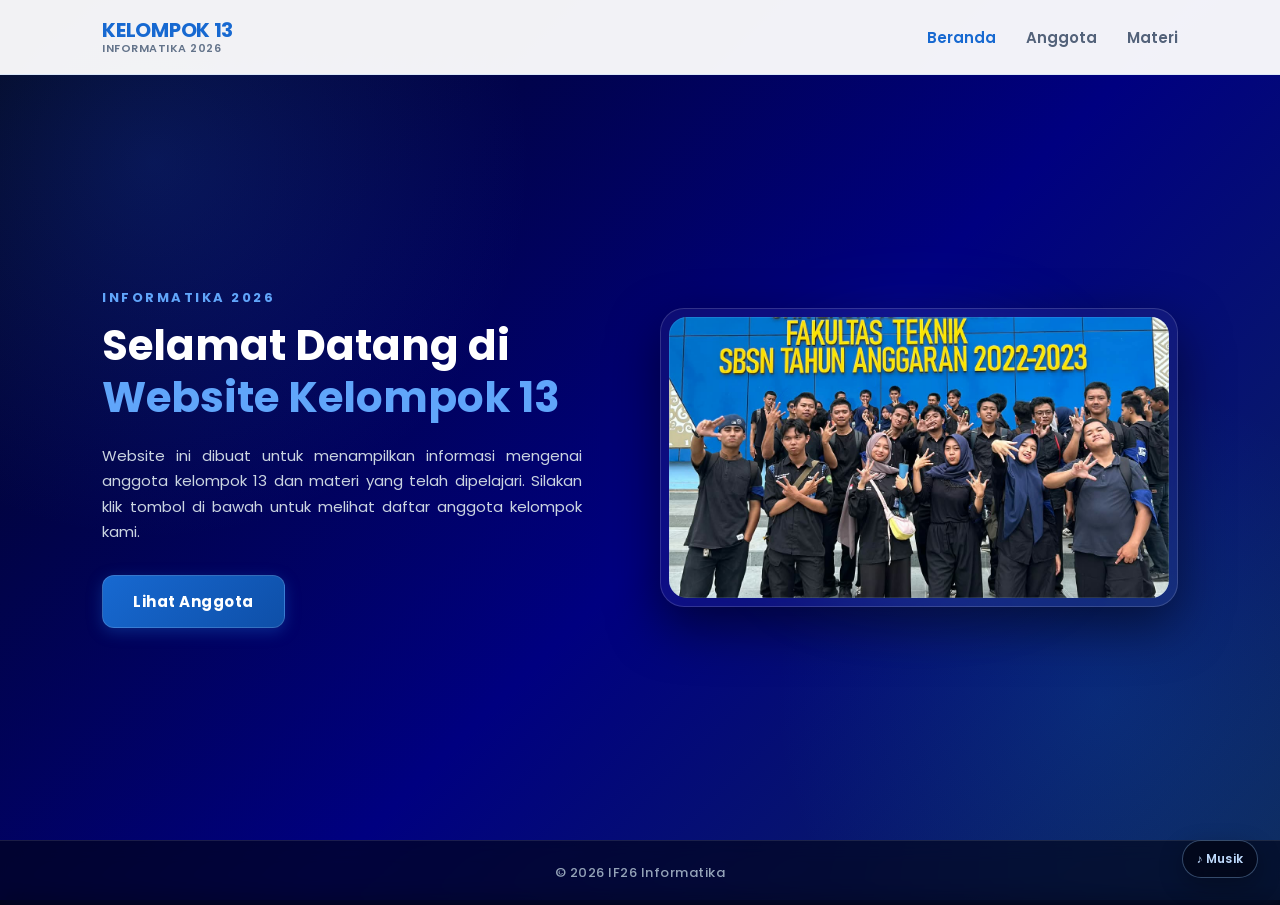
<file: index.html>
<!DOCTYPE html>
<html lang="id">

<head>
    <meta charset="UTF-8">
    <meta name="viewport" content="width=device-width, initial-scale=1.0">
    <title>IF26 - Beranda</title>
    <link rel="stylesheet" href="style.css">
    <!-- Google Fonts (Poppins) -->
    <link rel="preconnect" href="https://fonts.googleapis.com">
    <link rel="preconnect" href="https://fonts.gstatic.com" crossorigin>
    <link href="https://fonts.googleapis.com/css2?family=Poppins:wght@300;400;500;600;700&display=swap" rel="stylesheet">
</head>

<body>

    <!-- Navigasi Utama -->
    <nav>
        <!-- Brand / Logo Terbaru -->
        <div class="logo">
            <span class="brand-title">KELOMPOK 13</span>
            <span class="brand-sub">Informatika 2026</span>
        </div>

        <div class="menu">
            <a href="index.html" class="active">Beranda</a>
            <a href="anggota.html">Anggota</a>
            <a href="materi.html">Materi</a>
        </div>
    </nav>

    <!-- Beranda (Layout Teks di Kiri, Foto di Samping Kanan) -->
    <section class="hero">
        <!-- Kolom Kiri: Teks & Tombol -->
        <div class="hero-content">
            <p class="small-title">INFORMATIKA 2026</p>

            <h1>
                Selamat Datang di<br>
                <span>Website Kelompok 13</span>
            </h1>

            <p>
                Website ini dibuat untuk menampilkan informasi mengenai anggota kelompok 13 dan materi yang telah dipelajari. Silakan klik tombol di bawah untuk melihat daftar anggota kelompok kami.
            </p>

            <a href="anggota.html" class="button">
                Lihat Anggota
            </a>
        </div>

        <!-- Kolom Kanan: Foto Landscape di Pinggir -->
        <!-- Kolom Kanan: Foto Landscape dengan Style Modern -->
        <div class="hero-image">
            <div class="card-gambar">
                <img src="src/fotbar1.jpeg" alt="Foto Bersama IF26">
            </div>
        </div>
    </section>

    <footer>
        <p>© 2026 IF26 Informatika</p>
    </footer>

    <script src="script.js"></script>
</body>

</html>
</file>
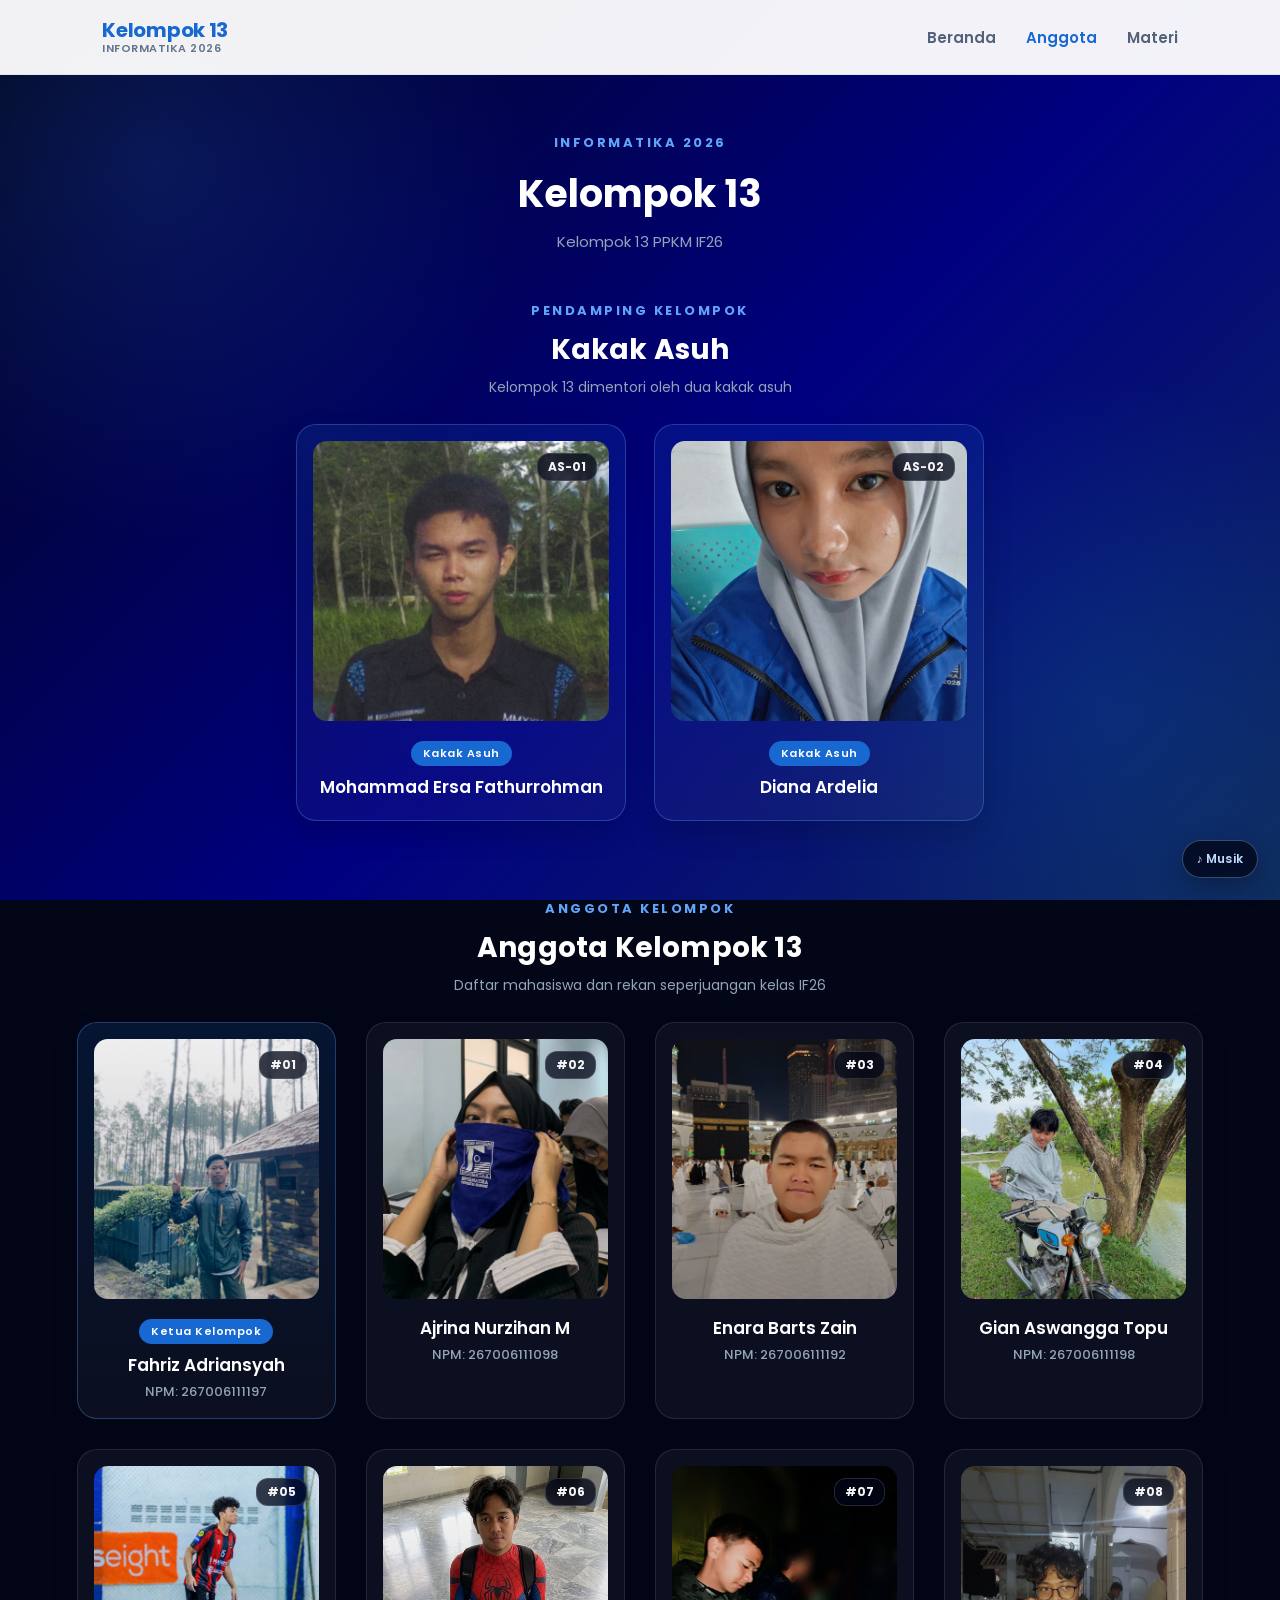
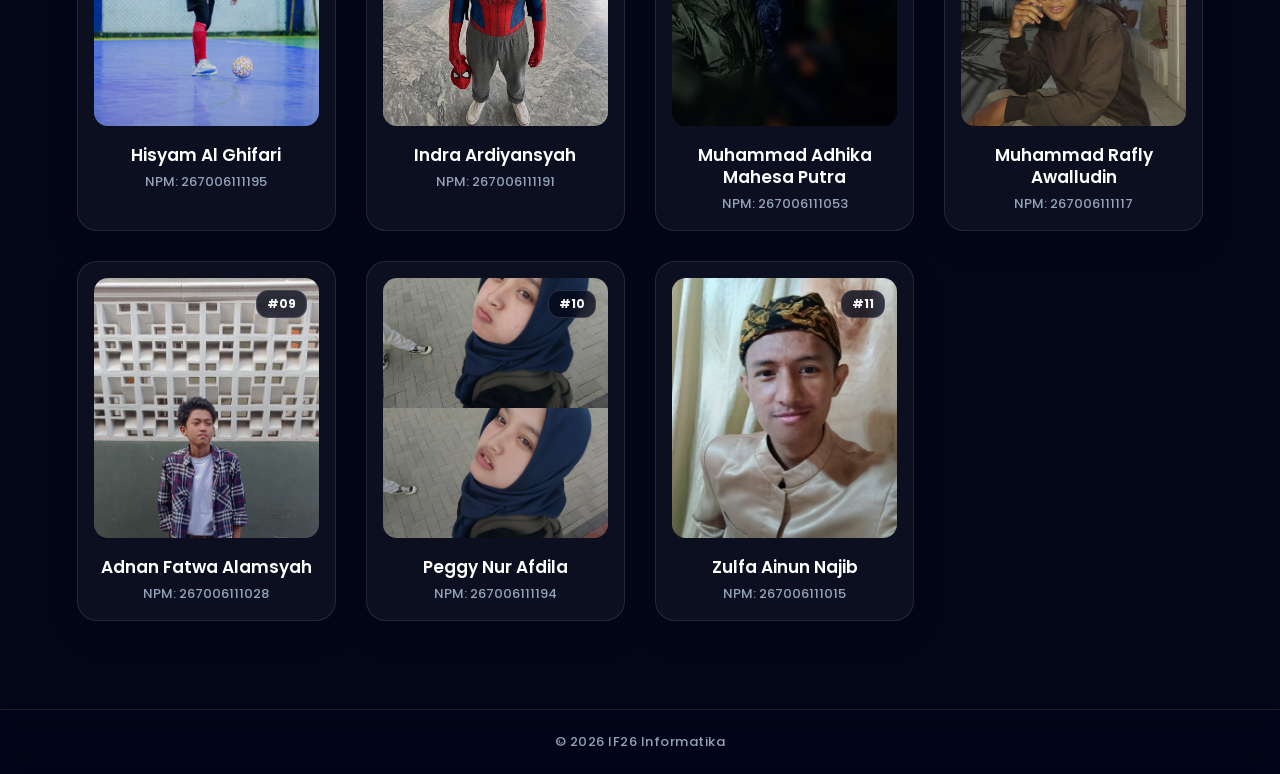
<file: anggota.html>
<!DOCTYPE html>
<html lang="id">

<head>
    <meta charset="UTF-8">
    <meta name="viewport" content="width=device-width, initial-scale=1.0">
    <title>IF26 - Anggota Kelompok</title>

    <!-- Google Fonts (Poppins) -->
    <link rel="preconnect" href="https://fonts.googleapis.com">
    <link rel="preconnect" href="https://fonts.gstatic.com" crossorigin>
    <link href="https://fonts.googleapis.com/css2?family=Poppins:wght@300;400;500;600;700&display=swap" rel="stylesheet">

    <link rel="stylesheet" href="style.css">
</head>

<body>

    <!-- Navigasi -->
    <nav>
        <div class="logo">
            <span class="brand-title">Kelompok 13</span>
            <span class="brand-sub">Informatika 2026</span>
        </div>

        <div class="menu">
            <a href="index.html">Beranda</a>
            <a href="anggota.html" class="active">Anggota</a>
            <a href="materi.html">Materi</a>
        </div>
    </nav>

    <!-- Halaman Utama Anggota -->
    <main class="page">

        <div class="page-header">
            <p class="small-title">INFORMATIKA 2026</p>
            <h1>Kelompok 13</h1>
            <p class="subtitle">Kelompok 13 PPKM IF26</p>
        </div>

        <section class="member-section kakak-asuh-section">
            <div class="section-heading">
                <p class="small-title">PENDAMPING KELOMPOK</p>
                <h2>Kakak Asuh</h2>
                <p class="subtitle">Kelompok 13 dimentori oleh dua kakak asuh</p>
            </div>

            <div class="kakak-asuh-container">
                <div class="member-card leader">
                    <div class="card-image">
                        <img src="src/aersa.jpeg" alt="Mohammad Ersa Fathurrohman">
                        <span class="member-number">AS-01</span>
                    </div>
                    <div class="card-info">
                        <span class="role-badge">Kakak Asuh</span>
                        <h2>Mohammad Ersa Fathurrohman</h2>
                    </div>
                </div>

                <div class="member-card leader">
                    <div class="card-image">
                        <img src="src/tehdiana.jpeg" alt="Diana Ardelia">
                        <span class="member-number">AS-02</span>
                    </div>
                    <div class="card-info">
                        <span class="role-badge">Kakak Asuh</span>
                        <h2>Diana Ardelia</h2>
                    </div>
                </div>
            </div>
        </section>

        <section class="member-section anggota-section">
            <div class="section-heading">
                <p class="small-title">ANGGOTA KELOMPOK</p>
                <h2>Anggota Kelompok 13</h2>
                <p class="subtitle">Daftar mahasiswa dan rekan seperjuangan kelas IF26</p>
            </div>

            <div class="member-container">

                <!-- Member 1 (Ketua) -->
                <div class="member-card leader">
                    <div class="card-image">
                        <img src="src/fahrizz.jpeg" alt="Fahriz Adriansyah">
                        <span class="member-number">#01</span>
                    </div>
                    <div class="card-info">
                        <span class="role-badge">Ketua Kelompok</span>
                        <h2>Fahriz Adriansyah</h2>
                        <p class="npm">NPM: 267006111197</p>
                    </div>
                </div>

                <!-- Member 2 -->
                <div class="member-card">
                    <div class="card-image">
                        <img src="src/ajrinaa.jpeg" alt="Ajrina Nurzihan M">
                        <span class="member-number">#02</span>
                    </div>
                    <div class="card-info">
                        <h2>Ajrina Nurzihan M</h2>
                        <p class="npm">NPM: 267006111098</p>
                    </div>
                </div>

                <!-- Member 3 -->
                <div class="member-card">
                    <div class="card-image">
                        <img src="src/enara.jpeg" alt="Enara Barts Zain">
                        <span class="member-number">#03</span>
                    </div>
                    <div class="card-info">
                        <h2>Enara Barts Zain</h2>
                        <p class="npm">NPM: 267006111192</p>
                    </div>
                </div>

                <!-- Member 4 -->
                <div class="member-card">
                    <div class="card-image">
                        <img src="src/gian.jpeg" alt="Gian Aswangga Topu">
                        <span class="member-number">#04</span>
                    </div>
                    <div class="card-info">
                        <h2>Gian Aswangga Topu</h2>
                        <p class="npm">NPM: 267006111198</p>
                    </div>
                </div>

                <!-- Member 5 -->
                <div class="member-card">
                    <div class="card-image">
                        <img src="src/hisyam.jpeg" alt="Hisyam Al Ghifari">
                        <span class="member-number">#05</span>
                    </div>
                    <div class="card-info">
                        <h2>Hisyam Al Ghifari</h2>
                        <p class="npm">NPM: 267006111195</p>
                    </div>
                </div>

                <!-- Member 6 -->
                <div class="member-card">
                    <div class="card-image">
                        <img src="src/indra.jpeg" alt="Indra Ardiyansyah">
                        <span class="member-number">#06</span>
                    </div>
                    <div class="card-info">
                        <h2>Indra Ardiyansyah</h2>
                        <p class="npm">NPM: 267006111191</p>
                    </div>
                </div>

                <!-- Member 7 -->
                <div class="member-card">
                    <div class="card-image">
                        <img src="src/adhika.jpeg" alt="Muhammad Adhika Mahesa Putra">
                        <span class="member-number">#07</span>
                    </div>
                    <div class="card-info">
                        <h2>Muhammad Adhika Mahesa Putra</h2>
                        <p class="npm">NPM: 267006111053</p>
                    </div>
                </div>

                <!-- Member 8 -->
                <div class="member-card">
                    <div class="card-image">
                        <img src="src/rafly.jpeg" alt="Muhammad Rafly Awalludin">
                        <span class="member-number">#08</span>
                    </div>
                    <div class="card-info">
                        <h2>Muhammad Rafly Awalludin</h2>
                        <p class="npm">NPM: 267006111117</p>
                    </div>
                </div>

                <!-- Member 9 -->
                <div class="member-card">
                    <div class="card-image">
                        <img src="src/adnan.jpeg" alt="Adnan Fatwa Alamsyah">
                        <span class="member-number">#09</span>
                    </div>
                    <div class="card-info">
                        <h2>Adnan Fatwa Alamsyah</h2>
                        <p class="npm">NPM: 267006111028</p>
                    </div>
                </div>

                <!-- Member 10 -->
                <div class="member-card">
                    <div class="card-image">
                        <img src="src/peggy.jpeg" alt="Peggy Nur Afdila">
                        <span class="member-number">#10</span>
                    </div>
                    <div class="card-info">
                        <h2>Peggy Nur Afdila</h2>
                        <p class="npm">NPM: 267006111194</p>
                    </div>
                </div>

                <!-- Member 11 -->
                <div class="member-card">
                    <div class="card-image">
                        <img src="src/najib.jpeg" alt="Zulfa Ainun Najib">
                        <span class="member-number">#11</span>
                    </div>
                    <div class="card-info">
                        <h2>Zulfa Ainun Najib</h2>
                        <p class="npm">NPM: 267006111015</p>
                    </div>
                </div>

            </div>

        </section>

    </main>

    <footer>
        <p>© 2026 IF26 Informatika</p>
    </footer>

    <script src="script.js"></script>
</body>

</html>
</file>
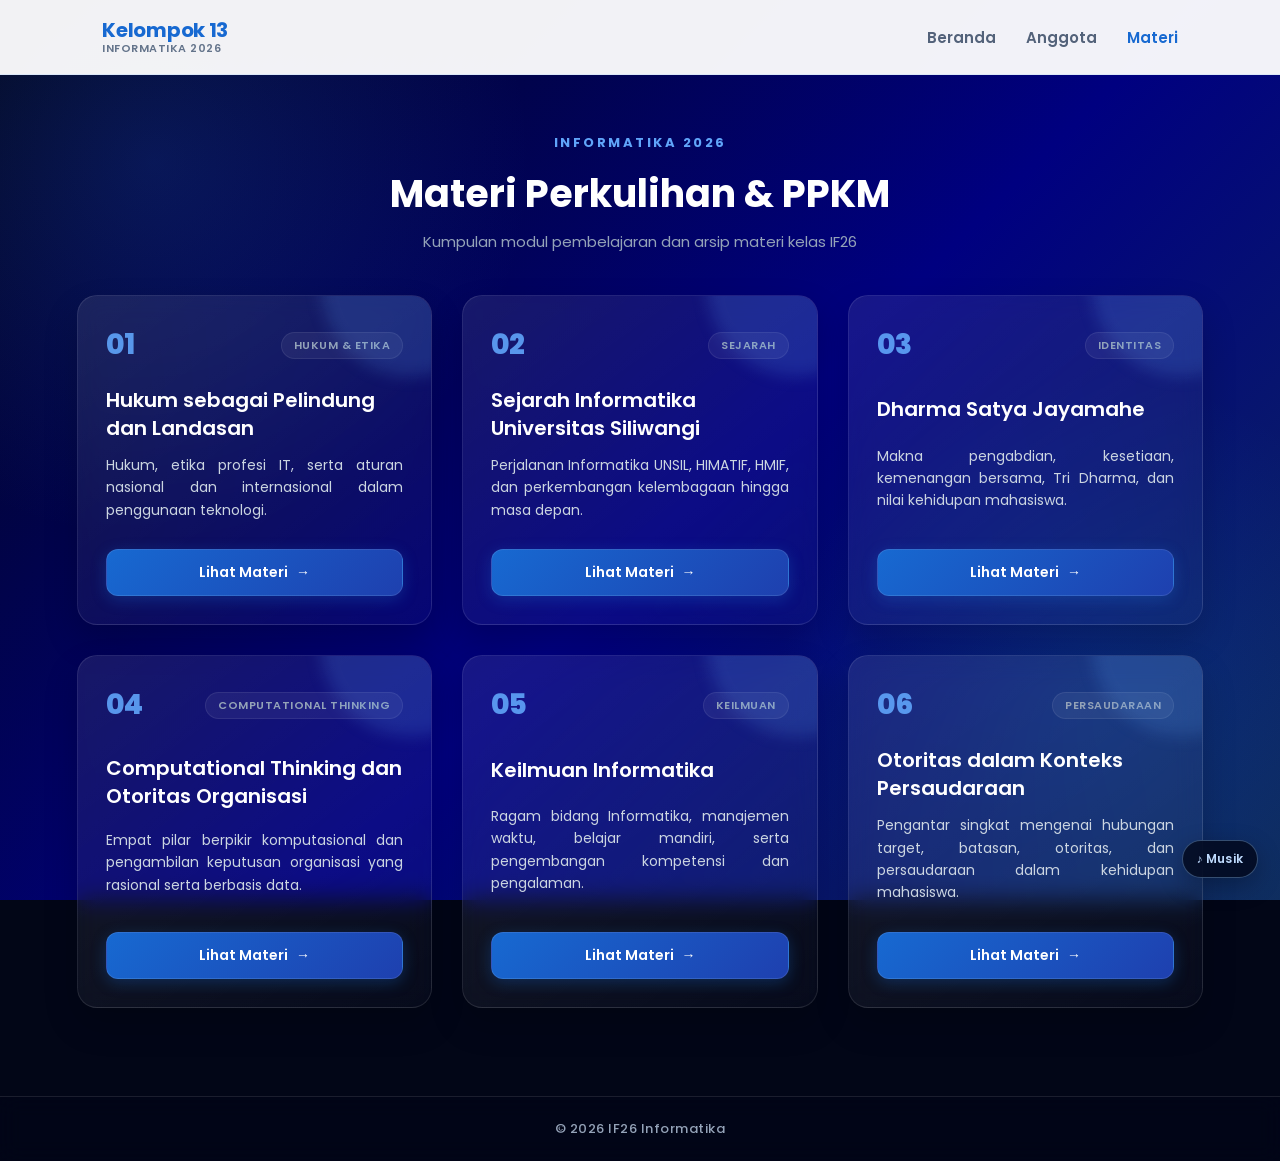
<file: materi.html>
<!DOCTYPE html>
<html lang="id">

<head>
    <meta charset="UTF-8">
    <meta name="viewport" content="width=device-width, initial-scale=1.0">
    <title>IF26 - Kumpulan Materi</title>

    <!-- Google Fonts (Poppins) -->
    <link rel="preconnect" href="https://fonts.googleapis.com">
    <link rel="preconnect" href="https://fonts.gstatic.com" crossorigin>
    <link href="https://fonts.googleapis.com/css2?family=Poppins:wght@300;400;500;600;700&display=swap" rel="stylesheet">

    <link rel="stylesheet" href="style.css">
</head>

<body>

    <!-- Navigasi -->
    <nav>
        <div class="logo">
            <span class="brand-title">Kelompok 13</span>
            <span class="brand-sub">Informatika 2026</span>
        </div>

        <div class="menu">
            <a href="index.html">Beranda</a>
            <a href="anggota.html">Anggota</a>
            <a href="materi.html" class="active">Materi</a>
        </div>
    </nav>

    <!-- Halaman Utama Materi -->
    <main class="page">

        <div class="page-header">
            <p class="small-title">INFORMATIKA 2026</p>
            <h1>Materi Perkulihan & PPKM</h1>
            <p class="subtitle">Kumpulan modul pembelajaran dan arsip materi kelas IF26</p>
        </div>

        <div class="materi-container">

            <!-- Card Materi 1 -->
            <div class="materi-card">
                <div class="materi-header">
                    <span class="materi-number">01</span>
                    <span class="materi-tag">Hukum & Etika</span>
                </div>
                <h2>Hukum sebagai Pelindung dan Landasan</h2>
                <p>
                    Hukum, etika profesi IT, serta aturan nasional dan internasional dalam penggunaan teknologi.
                </p>
                <a href="materi1.html" class="btn-materi">
                    Lihat Materi <span>→</span>
                </a>
            </div>

            <!-- Card Materi 2 -->
            <div class="materi-card">
                <div class="materi-header">
                    <span class="materi-number">02</span>
                    <span class="materi-tag">Sejarah</span>
                </div>
                <h2>Sejarah Informatika Universitas Siliwangi</h2>
                <p>
                    Perjalanan Informatika UNSIL, HIMATIF, HMIF, dan perkembangan kelembagaan hingga masa depan.
                </p>
                <a href="materi2.html" class="btn-materi">
                    Lihat Materi <span>→</span>
                </a>
            </div>

            <!-- Card Materi 3 -->
            <div class="materi-card">
                <div class="materi-header">
                    <span class="materi-number">03</span>
                    <span class="materi-tag">Identitas</span>
                </div>
                <h2>Dharma Satya Jayamahe</h2>
                <p>
                    Makna pengabdian, kesetiaan, kemenangan bersama, Tri Dharma, dan nilai kehidupan mahasiswa.
                </p>
                <a href="materi3.html" class="btn-materi">
                    Lihat Materi <span>→</span>
                </a>
            </div>

            <!-- Card Materi 4 -->
            <div class="materi-card">
                <div class="materi-header">
                    <span class="materi-number">04</span>
                    <span class="materi-tag">Computational Thinking</span>
                </div>
                <h2>Computational Thinking dan Otoritas Organisasi</h2>
                <p>
                    Empat pilar berpikir komputasional dan pengambilan keputusan organisasi yang rasional serta berbasis data.
                </p>
                <a href="materi4.html" class="btn-materi">
                    Lihat Materi <span>→</span>
                </a>
            </div>

            <!-- Card Materi 5 -->
            <div class="materi-card">
                <div class="materi-header">
                    <span class="materi-number">05</span>
                    <span class="materi-tag">Keilmuan</span>
                </div>
                <h2>Keilmuan Informatika</h2>
                <p>
                    Ragam bidang Informatika, manajemen waktu, belajar mandiri, serta pengembangan kompetensi dan pengalaman.
                </p>
                <a href="materi5.html" class="btn-materi">
                    Lihat Materi <span>→</span>
                </a>
            </div>

            <!-- Card Materi 6 -->
            <div class="materi-card">
                <div class="materi-header">
                    <span class="materi-number">06</span>
                    <span class="materi-tag">Persaudaraan</span>
                </div>
                <h2>Otoritas dalam Konteks Persaudaraan</h2>
                <p>
                    Pengantar singkat mengenai hubungan target, batasan, otoritas, dan persaudaraan dalam kehidupan mahasiswa.
                </p>
                <a href="materi6.html" class="btn-materi">
                    Lihat Materi <span>→</span>
                </a>
            </div>

        </div>

    </main>

    <footer>
        <p>© 2026 IF26 Informatika</p>
    </footer>

    <script src="script.js"></script>
</body>

</html>
</file>
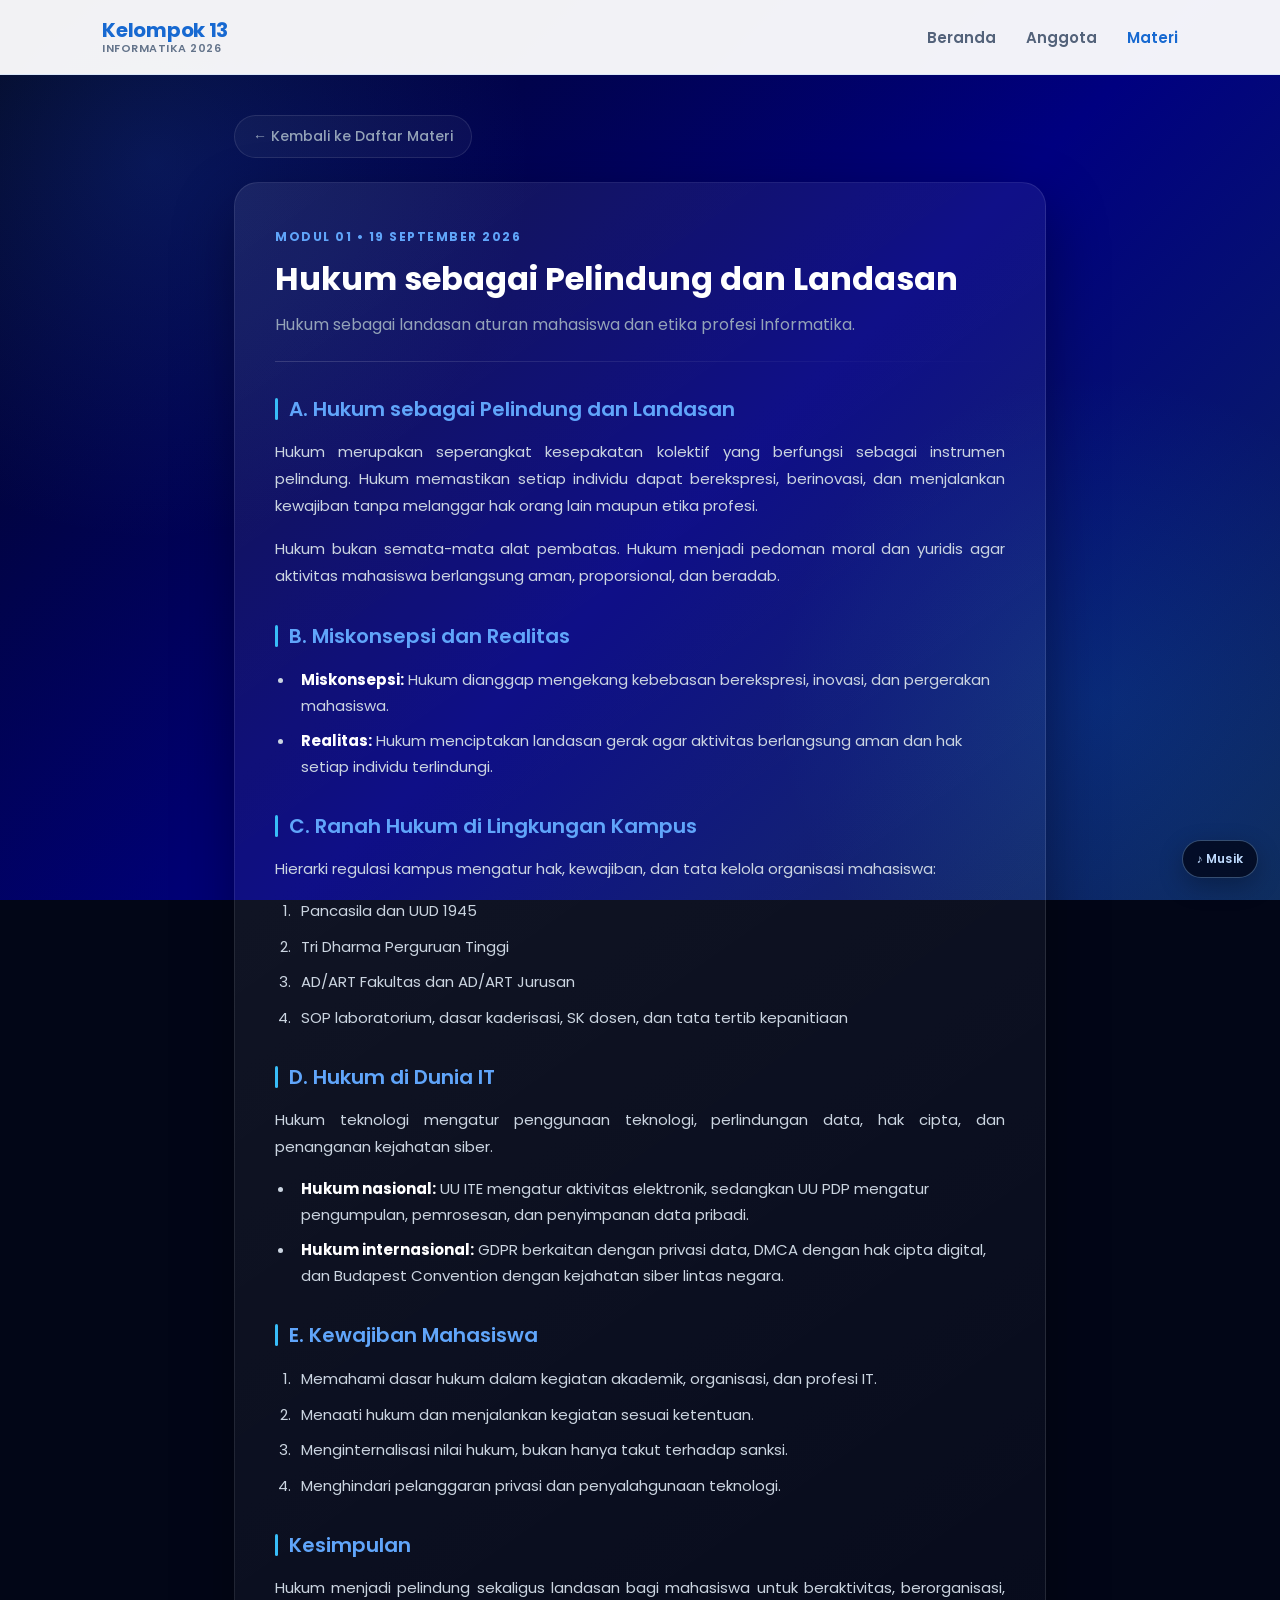
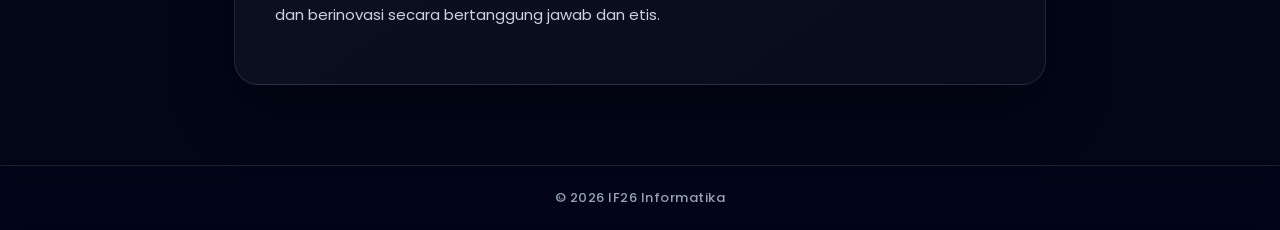
<file: materi1.html>
<!DOCTYPE html>
<html lang="id">

<head>
    <meta charset="UTF-8">
    <meta name="viewport" content="width=device-width, initial-scale=1.0">
    <title>IF26 - Hukum & Inovasi</title>

    <!-- Google Fonts (Poppins) -->
    <link rel="preconnect" href="https://fonts.googleapis.com">
    <link rel="preconnect" href="https://fonts.gstatic.com" crossorigin>
    <link href="https://fonts.googleapis.com/css2?family=Poppins:wght@300;400;500;600;700&display=swap" rel="stylesheet">

    <link rel="stylesheet" href="style.css">
</head>

<body>

    <!-- Navigasi -->
    <nav>
        <div class="logo">
            <span class="brand-title">Kelompok 13</span>
            <span class="brand-sub">Informatika 2026</span>
        </div>

        <div class="menu">
            <a href="index.html">Beranda</a>
            <a href="anggota.html">Anggota</a>
            <a href="materi.html" class="active">Materi</a>
        </div>
    </nav>

    <!-- Isi Detail Materi -->
    <main class="materi-detail">

        <a href="materi.html" class="btn-kembali">
            ← Kembali ke Daftar Materi
        </a>

        <article class="materi-box">

            <span class="materi-label">MODUL 01 • 19 SEPTEMBER 2026</span>

            <h1>Hukum sebagai Pelindung dan Landasan</h1>

            <p class="deskripsi">
                Hukum sebagai landasan aturan mahasiswa dan etika profesi Informatika.
            </p>

            <div class="divider"></div>

            <h2>A. Hukum sebagai Pelindung dan Landasan</h2>
            <p>
                Hukum merupakan seperangkat kesepakatan kolektif yang berfungsi sebagai instrumen pelindung. Hukum memastikan setiap individu dapat berekspresi, berinovasi, dan menjalankan kewajiban tanpa melanggar hak orang lain maupun etika profesi.
            </p>
            <p>
                Hukum bukan semata-mata alat pembatas. Hukum menjadi pedoman moral dan yuridis agar aktivitas mahasiswa berlangsung aman, proporsional, dan beradab.
            </p>

            <h2>B. Miskonsepsi dan Realitas</h2>
            <ul class="materi-list">
                <li><strong>Miskonsepsi:</strong> Hukum dianggap mengekang kebebasan berekspresi, inovasi, dan pergerakan mahasiswa.</li>
                <li><strong>Realitas:</strong> Hukum menciptakan landasan gerak agar aktivitas berlangsung aman dan hak setiap individu terlindungi.</li>
            </ul>

            <h2>C. Ranah Hukum di Lingkungan Kampus</h2>
            <p>Hierarki regulasi kampus mengatur hak, kewajiban, dan tata kelola organisasi mahasiswa:</p>
            <ol class="materi-list numbered">
                <li>Pancasila dan UUD 1945</li>
                <li>Tri Dharma Perguruan Tinggi</li>
                <li>AD/ART Fakultas dan AD/ART Jurusan</li>
                <li>SOP laboratorium, dasar kaderisasi, SK dosen, dan tata tertib kepanitiaan</li>
            </ol>

            <h2>D. Hukum di Dunia IT</h2>
            <p>Hukum teknologi mengatur penggunaan teknologi, perlindungan data, hak cipta, dan penanganan kejahatan siber.</p>
            <ul class="materi-list">
                <li><strong>Hukum nasional:</strong> UU ITE mengatur aktivitas elektronik, sedangkan UU PDP mengatur pengumpulan, pemrosesan, dan penyimpanan data pribadi.</li>
                <li><strong>Hukum internasional:</strong> GDPR berkaitan dengan privasi data, DMCA dengan hak cipta digital, dan Budapest Convention dengan kejahatan siber lintas negara.</li>
            </ul>

            <h2>E. Kewajiban Mahasiswa</h2>
            <ol class="materi-list numbered">
                <li>Memahami dasar hukum dalam kegiatan akademik, organisasi, dan profesi IT.</li>
                <li>Menaati hukum dan menjalankan kegiatan sesuai ketentuan.</li>
                <li>Menginternalisasi nilai hukum, bukan hanya takut terhadap sanksi.</li>
                <li>Menghindari pelanggaran privasi dan penyalahgunaan teknologi.</li>
            </ol>

            <h2>Kesimpulan</h2>
            <p>
                Hukum menjadi pelindung sekaligus landasan bagi mahasiswa untuk beraktivitas, berorganisasi, dan berinovasi secara bertanggung jawab dan etis.
            </p>

        </article>

    </main>

    <footer>
        <p>© 2026 IF26 Informatika</p>
    </footer>

    <script src="script.js"></script>
</body>

</html>
</file>
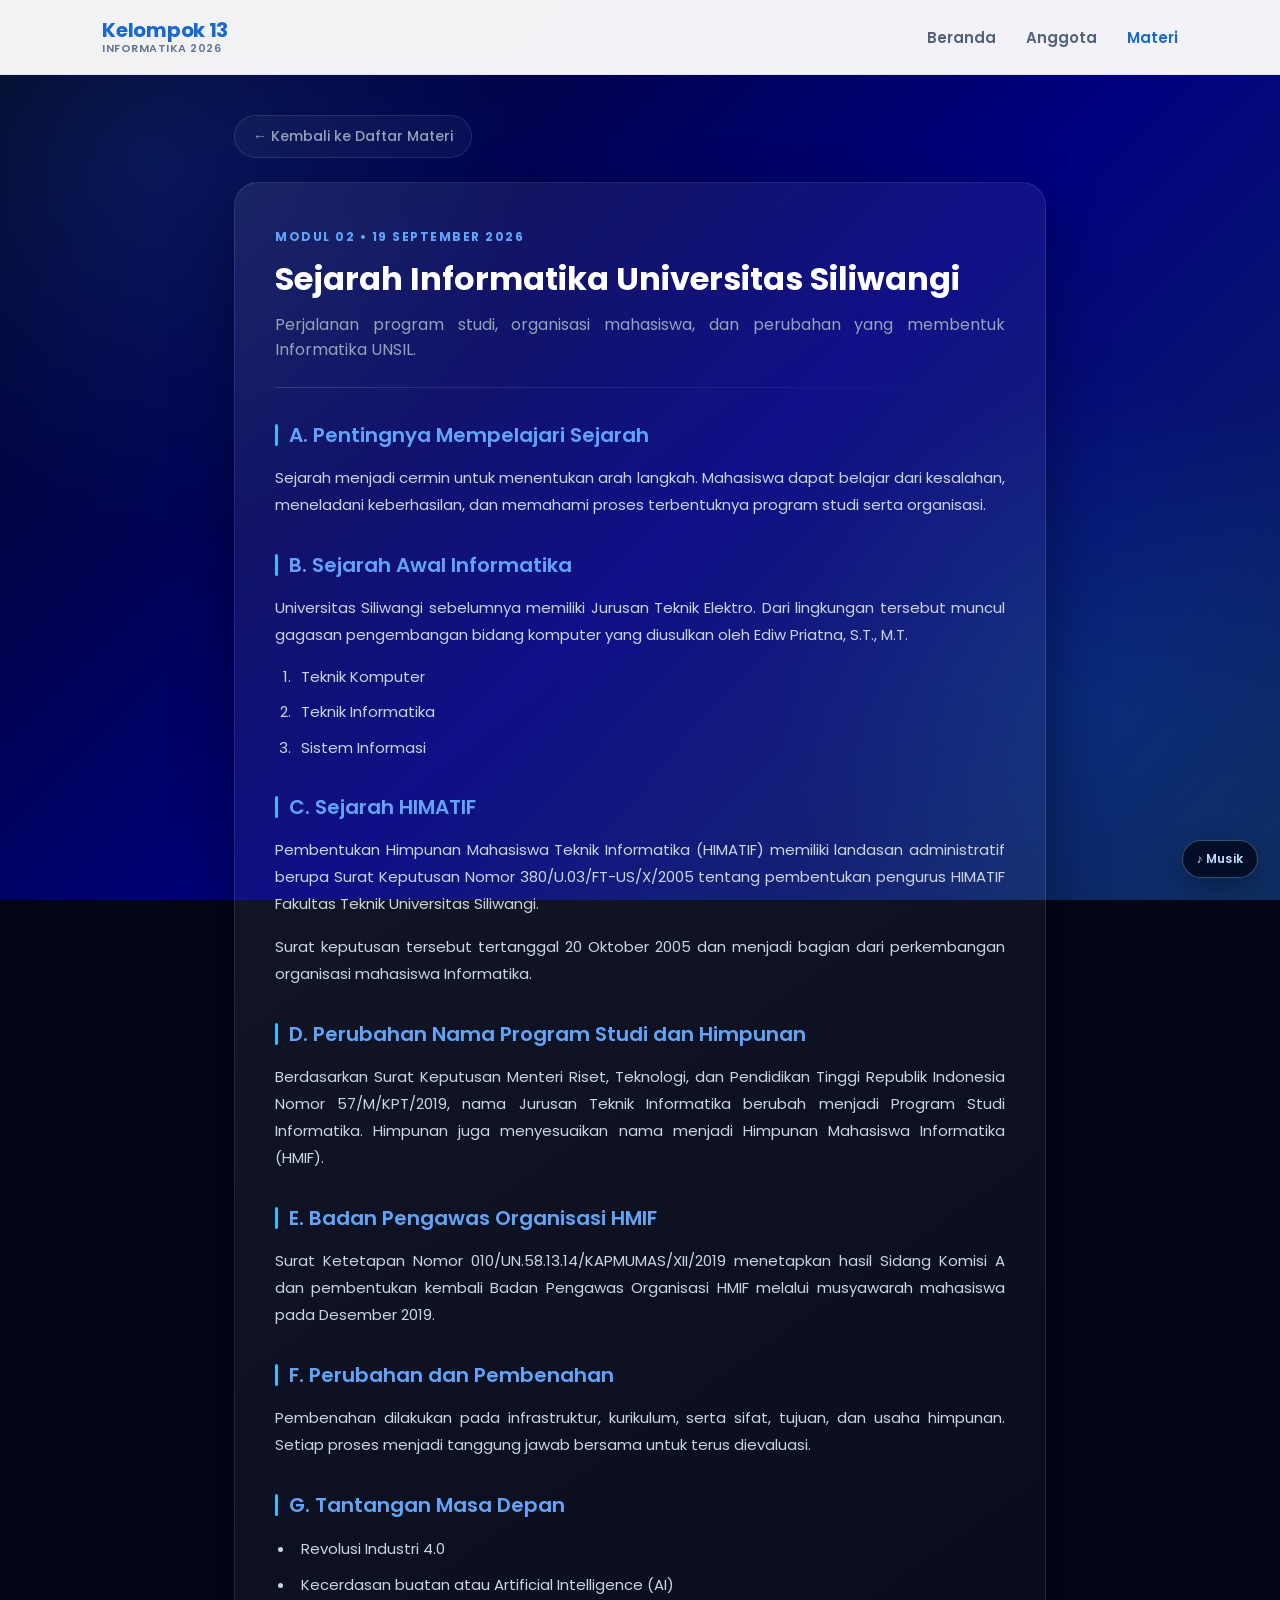
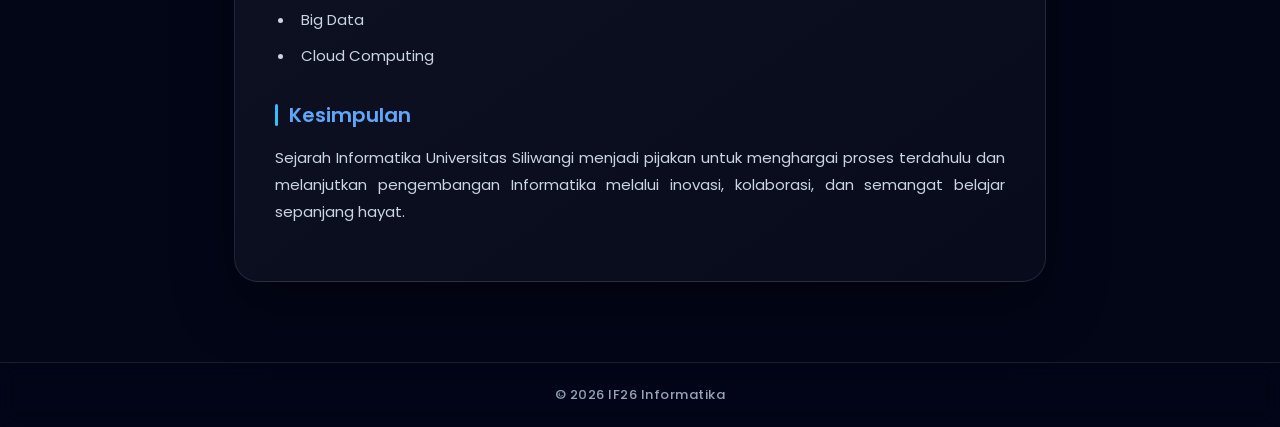
<file: materi2.html>
<!DOCTYPE html>
<html lang="id">

<head>
    <meta charset="UTF-8">
    <meta name="viewport" content="width=device-width, initial-scale=1.0">
    <title>IF26 - Sejarah Informatika</title>

    <!-- Google Fonts (Poppins) -->
    <link rel="preconnect" href="https://fonts.googleapis.com">
    <link rel="preconnect" href="https://fonts.gstatic.com" crossorigin>
    <link href="https://fonts.googleapis.com/css2?family=Poppins:wght@300;400;500;600;700&display=swap" rel="stylesheet">

    <link rel="stylesheet" href="style.css">
</head>

<body>

    <!-- Navigasi -->
    <nav>
        <div class="logo">
            <span class="brand-title">Kelompok 13</span>
            <span class="brand-sub">Informatika 2026</span>
        </div>

        <div class="menu">
            <a href="index.html">Beranda</a>
            <a href="anggota.html">Anggota</a>
            <a href="materi.html" class="active">Materi</a>
        </div>
    </nav>

    <!-- Isi Detail Materi -->
    <main class="materi-detail">

        <a href="materi.html" class="btn-kembali">
            ← Kembali ke Daftar Materi
        </a>

        <article class="materi-box">

            <span class="materi-label">MODUL 02 • 19 SEPTEMBER 2026</span>

            <h1>Sejarah Informatika Universitas Siliwangi</h1>

            <p class="deskripsi">
                Perjalanan program studi, organisasi mahasiswa, dan perubahan yang membentuk Informatika UNSIL.
            </p>

            <div class="divider"></div>

            <h2>A. Pentingnya Mempelajari Sejarah</h2>
            <p>
                Sejarah menjadi cermin untuk menentukan arah langkah. Mahasiswa dapat belajar dari kesalahan, meneladani keberhasilan, dan memahami proses terbentuknya program studi serta organisasi.
            </p>

            <h2>B. Sejarah Awal Informatika</h2>
            <p>Universitas Siliwangi sebelumnya memiliki Jurusan Teknik Elektro. Dari lingkungan tersebut muncul gagasan pengembangan bidang komputer yang diusulkan oleh Ediw Priatna, S.T., M.T.</p>
            <ol class="materi-list numbered">
                <li>Teknik Komputer</li>
                <li>Teknik Informatika</li>
                <li>Sistem Informasi</li>
            </ol>

            <h2>C. Sejarah HIMATIF</h2>
            <p>
                Pembentukan Himpunan Mahasiswa Teknik Informatika (HIMATIF) memiliki landasan administratif berupa Surat Keputusan Nomor 380/U.03/FT-US/X/2005 tentang pembentukan pengurus HIMATIF Fakultas Teknik Universitas Siliwangi.
            </p>
            <p>Surat keputusan tersebut tertanggal 20 Oktober 2005 dan menjadi bagian dari perkembangan organisasi mahasiswa Informatika.</p>

            <h2>D. Perubahan Nama Program Studi dan Himpunan</h2>
            <p>Berdasarkan Surat Keputusan Menteri Riset, Teknologi, dan Pendidikan Tinggi Republik Indonesia Nomor 57/M/KPT/2019, nama Jurusan Teknik Informatika berubah menjadi Program Studi Informatika. Himpunan juga menyesuaikan nama menjadi Himpunan
                Mahasiswa Informatika (HMIF).</p>

            <h2>E. Badan Pengawas Organisasi HMIF</h2>
            <p>Surat Ketetapan Nomor 010/UN.58.13.14/KAPMUMAS/XII/2019 menetapkan hasil Sidang Komisi A dan pembentukan kembali Badan Pengawas Organisasi HMIF melalui musyawarah mahasiswa pada Desember 2019.</p>

            <h2>F. Perubahan dan Pembenahan</h2>
            <p>Pembenahan dilakukan pada infrastruktur, kurikulum, serta sifat, tujuan, dan usaha himpunan. Setiap proses menjadi tanggung jawab bersama untuk terus dievaluasi.</p>

            <h2>G. Tantangan Masa Depan</h2>
            <ul class="materi-list">
                <li>Revolusi Industri 4.0</li>
                <li>Kecerdasan buatan atau Artificial Intelligence (AI)</li>
                <li>Big Data</li>
                <li>Cloud Computing</li>
            </ul>

            <h2>Kesimpulan</h2>
            <p>
                Sejarah Informatika Universitas Siliwangi menjadi pijakan untuk menghargai proses terdahulu dan melanjutkan pengembangan Informatika melalui inovasi, kolaborasi, dan semangat belajar sepanjang hayat.
            </p>

        </article>

    </main>

    <footer>
        <p>© 2026 IF26 Informatika</p>
    </footer>

    <script src="script.js"></script>
</body>

</html>
</file>
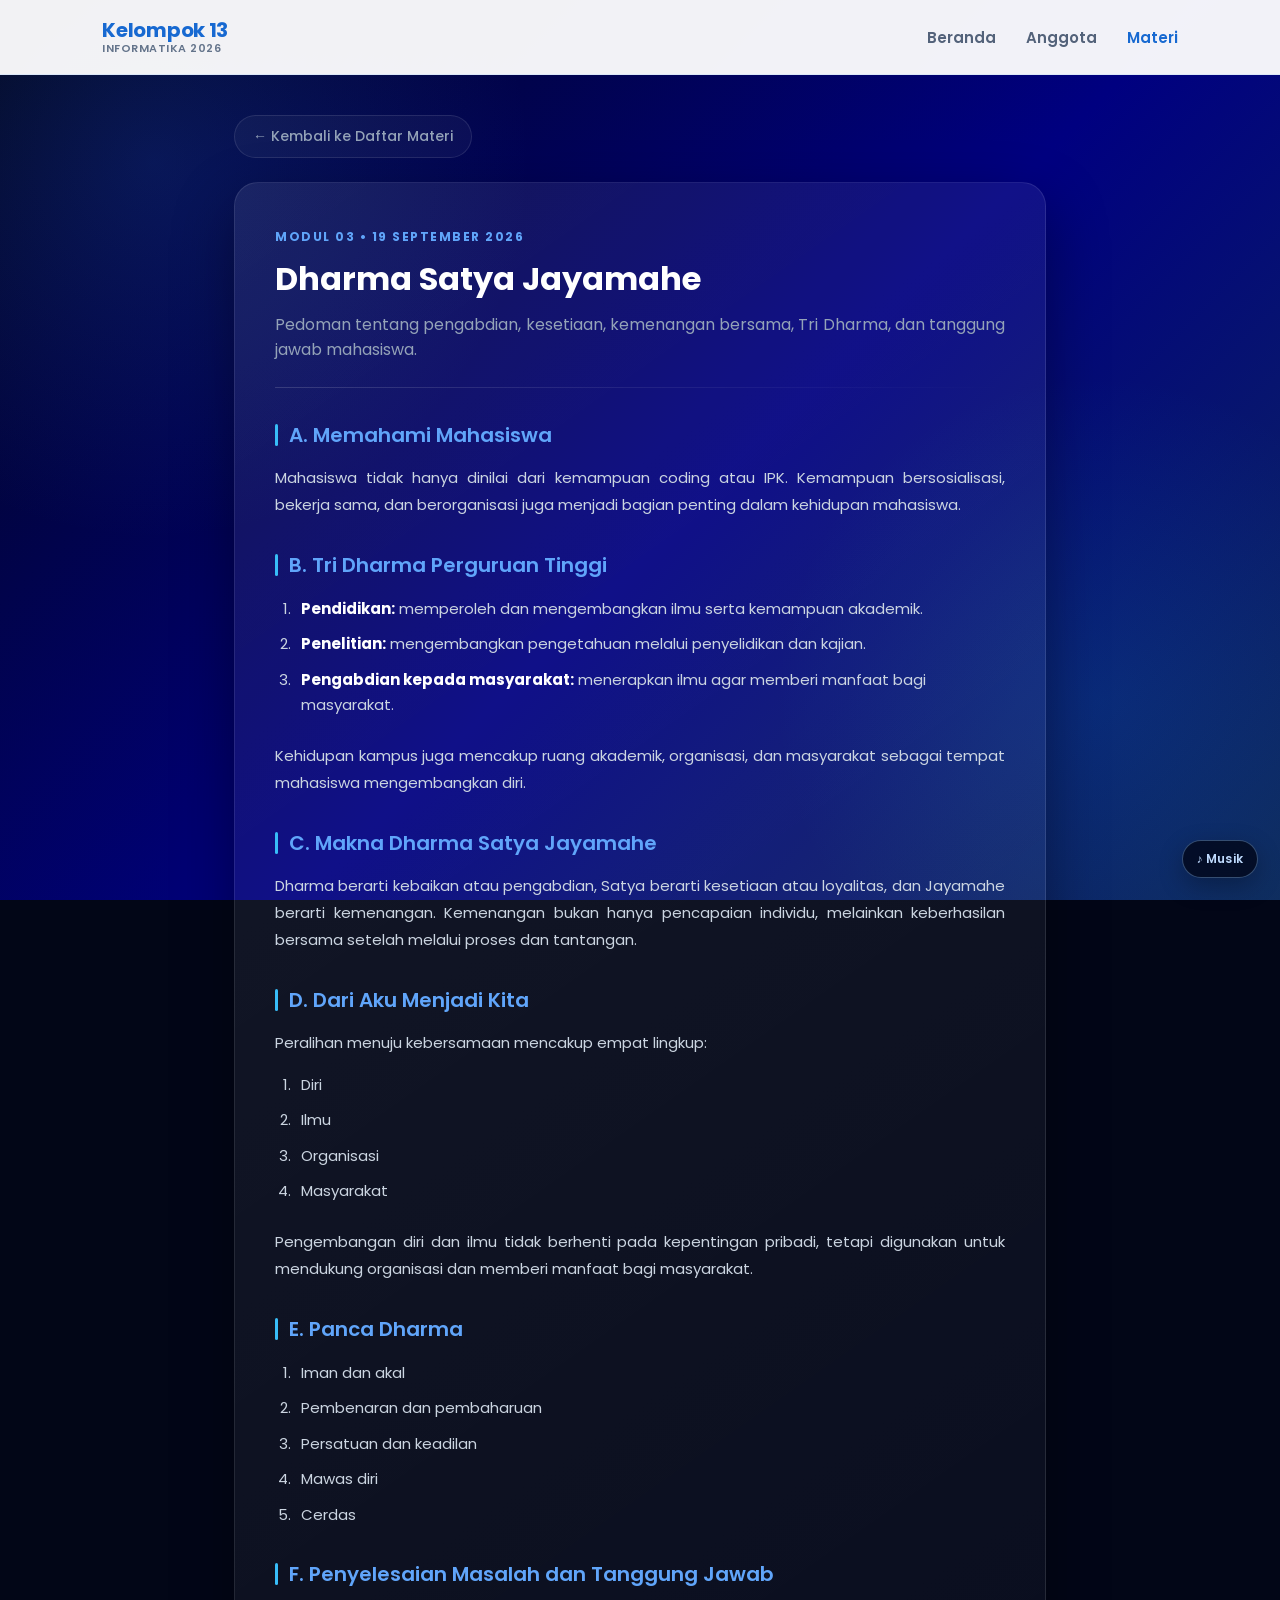
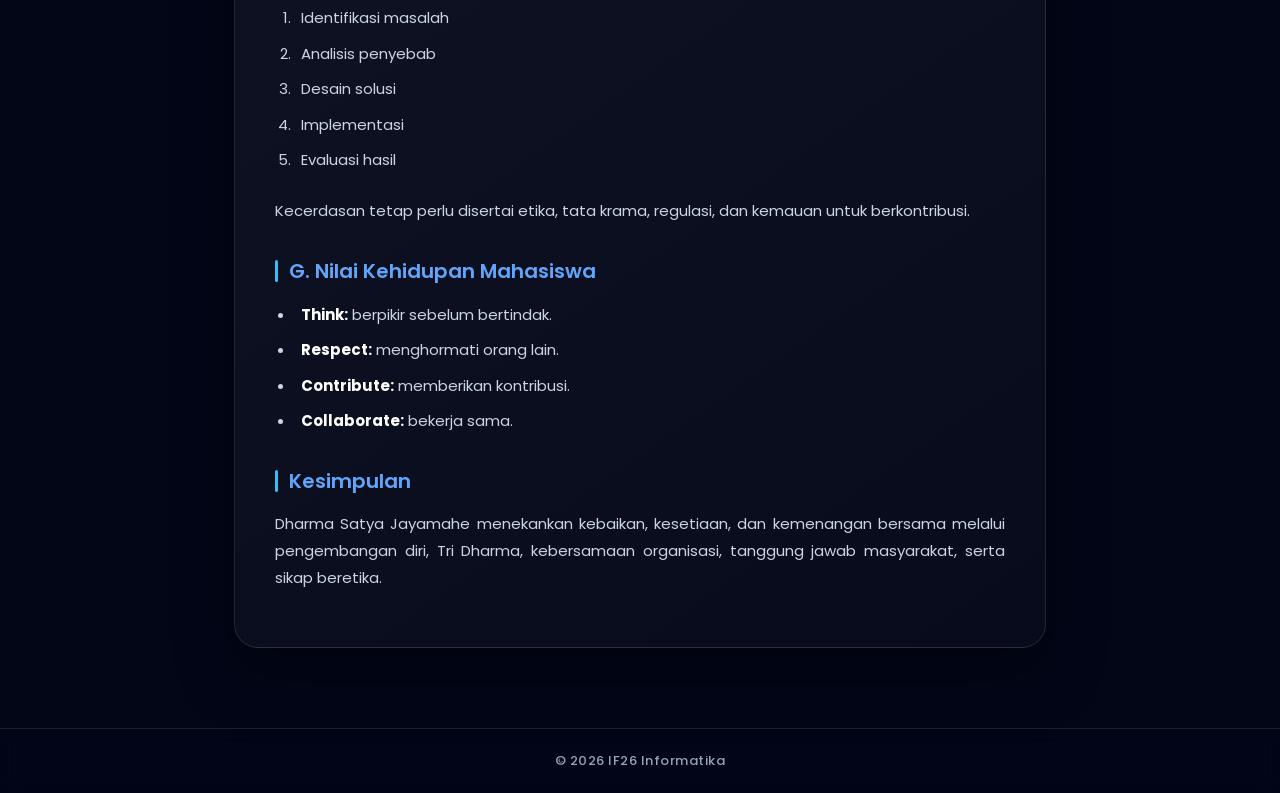
<file: materi3.html>
<!DOCTYPE html>
<html lang="id">

<head>
    <meta charset="UTF-8">
    <meta name="viewport" content="width=device-width, initial-scale=1.0">
    <title>IF26 - Dharma Satya Jayamahe</title>

    <!-- Google Fonts (Poppins) -->
    <link rel="preconnect" href="https://fonts.googleapis.com">
    <link rel="preconnect" href="https://fonts.gstatic.com" crossorigin>
    <link href="https://fonts.googleapis.com/css2?family=Poppins:wght@300;400;500;600;700&display=swap" rel="stylesheet">

    <link rel="stylesheet" href="style.css">
</head>

<body>

    <!-- Navigasi -->
    <nav>
        <div class="logo">
            <span class="brand-title">Kelompok 13</span>
            <span class="brand-sub">Informatika 2026</span>
        </div>

        <div class="menu">
            <a href="index.html">Beranda</a>
            <a href="anggota.html">Anggota</a>
            <a href="materi.html" class="active">Materi</a>
        </div>
    </nav>

    <!-- Isi Detail Materi -->
    <main class="materi-detail">

        <a href="materi.html" class="btn-kembali">
            ← Kembali ke Daftar Materi
        </a>

        <article class="materi-box">

            <span class="materi-label">MODUL 03 • 19 SEPTEMBER 2026</span>

            <h1>Dharma Satya Jayamahe</h1>

            <p class="deskripsi">Pedoman tentang pengabdian, kesetiaan, kemenangan bersama, Tri Dharma, dan tanggung jawab mahasiswa.</p>

            <div class="divider"></div>

            <h2>A. Memahami Mahasiswa</h2>
            <p>
                Mahasiswa tidak hanya dinilai dari kemampuan coding atau IPK. Kemampuan bersosialisasi, bekerja sama, dan berorganisasi juga menjadi bagian penting dalam kehidupan mahasiswa.
            </p>

            <h2>B. Tri Dharma Perguruan Tinggi</h2>
            <ol class="materi-list numbered">
                <li><strong>Pendidikan:</strong> memperoleh dan mengembangkan ilmu serta kemampuan akademik.</li>
                <li><strong>Penelitian:</strong> mengembangkan pengetahuan melalui penyelidikan dan kajian.</li>
                <li><strong>Pengabdian kepada masyarakat:</strong> menerapkan ilmu agar memberi manfaat bagi masyarakat.</li>
            </ol>
            <p>Kehidupan kampus juga mencakup ruang akademik, organisasi, dan masyarakat sebagai tempat mahasiswa mengembangkan diri.</p>

            <h2>C. Makna Dharma Satya Jayamahe</h2>
            <p>
                Dharma berarti kebaikan atau pengabdian, Satya berarti kesetiaan atau loyalitas, dan Jayamahe berarti kemenangan. Kemenangan bukan hanya pencapaian individu, melainkan keberhasilan bersama setelah melalui proses dan tantangan.
            </p>

            <h2>D. Dari Aku Menjadi Kita</h2>
            <p>Peralihan menuju kebersamaan mencakup empat lingkup:</p>
            <ol class="materi-list numbered">
                <li>Diri</li>
                <li>Ilmu</li>
                <li>Organisasi</li>
                <li>Masyarakat</li>
            </ol>
            <p>Pengembangan diri dan ilmu tidak berhenti pada kepentingan pribadi, tetapi digunakan untuk mendukung organisasi dan memberi manfaat bagi masyarakat.</p>

            <h2>E. Panca Dharma</h2>
            <ol class="materi-list numbered">
                <li>Iman dan akal</li>
                <li>Pembenaran dan pembaharuan</li>
                <li>Persatuan dan keadilan</li>
                <li>Mawas diri</li>
                <li>Cerdas</li>
            </ol>

            <h2>F. Penyelesaian Masalah dan Tanggung Jawab</h2>
            <ol class="materi-list numbered">
                <li>Identifikasi masalah</li>
                <li>Analisis penyebab</li>
                <li>Desain solusi</li>
                <li>Implementasi</li>
                <li>Evaluasi hasil</li>
            </ol>
            <p>Kecerdasan tetap perlu disertai etika, tata krama, regulasi, dan kemauan untuk berkontribusi.</p>

            <h2>G. Nilai Kehidupan Mahasiswa</h2>
            <ul class="materi-list">
                <li><strong>Think:</strong> berpikir sebelum bertindak.</li>
                <li><strong>Respect:</strong> menghormati orang lain.</li>
                <li><strong>Contribute:</strong> memberikan kontribusi.</li>
                <li><strong>Collaborate:</strong> bekerja sama.</li>
            </ul>

            <h2>Kesimpulan</h2>
            <p>
                Dharma Satya Jayamahe menekankan kebaikan, kesetiaan, dan kemenangan bersama melalui pengembangan diri, Tri Dharma, kebersamaan organisasi, tanggung jawab masyarakat, serta sikap beretika.
            </p>

        </article>

    </main>

    <footer>
        <p>© 2026 IF26 Informatika</p>
    </footer>

    <script src="script.js"></script>
</body>

</html>
</file>
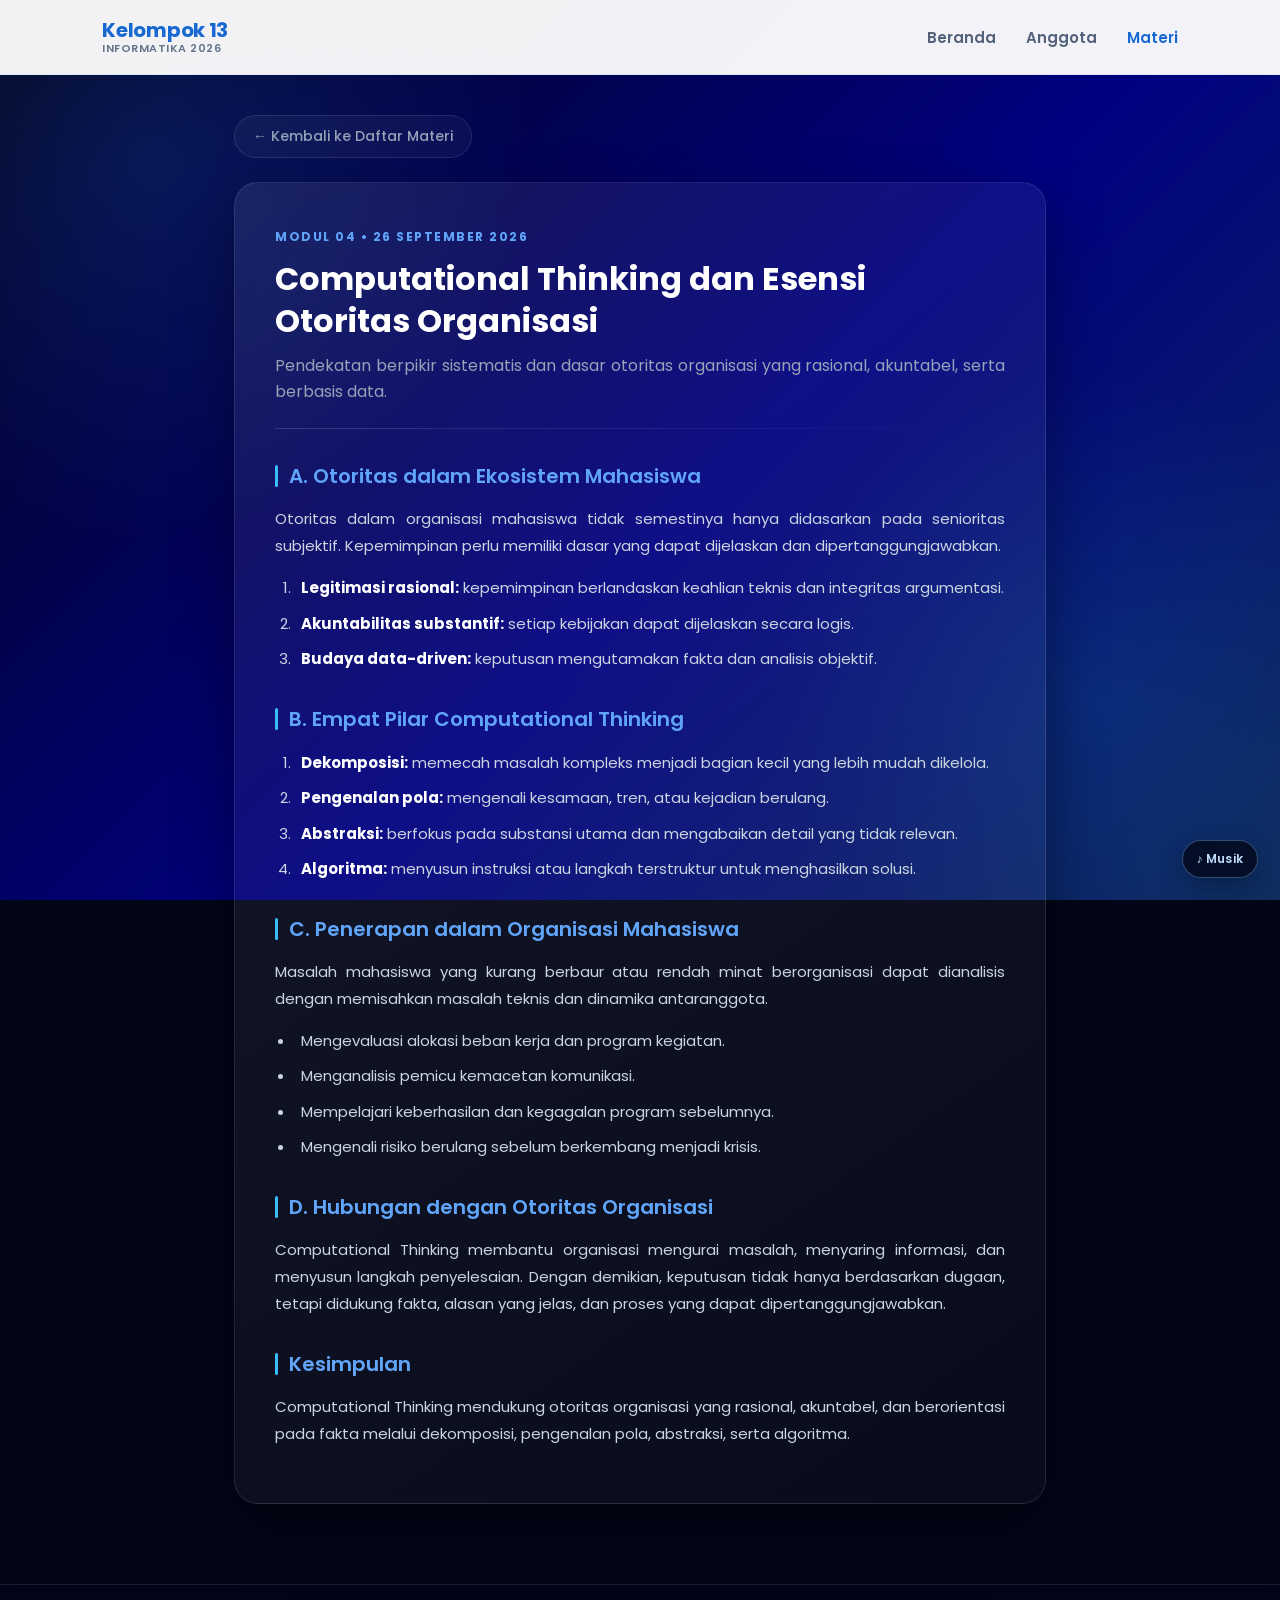
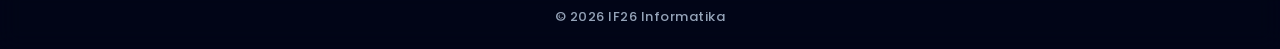
<file: materi4.html>
<!DOCTYPE html>
<html lang="id">

<head>
    <meta charset="UTF-8">
    <meta name="viewport" content="width=device-width, initial-scale=1.0">
    <title>IF26 - Computational Thinking</title>
    <link rel="preconnect" href="https://fonts.googleapis.com">
    <link rel="preconnect" href="https://fonts.gstatic.com" crossorigin>
    <link href="https://fonts.googleapis.com/css2?family=Poppins:wght@300;400;500;600;700&display=swap" rel="stylesheet">
    <link rel="stylesheet" href="style.css">
</head>

<body>
    <nav>
        <div class="logo">
            <span class="brand-title">Kelompok 13</span>
            <span class="brand-sub">Informatika 2026</span>
        </div>
        <div class="menu">
            <a href="index.html">Beranda</a>
            <a href="anggota.html">Anggota</a>
            <a href="materi.html" class="active">Materi</a>
        </div>
    </nav>

    <main class="materi-detail">
        <a href="materi.html" class="btn-kembali">← Kembali ke Daftar Materi</a>
        <article class="materi-box">
            <span class="materi-label">MODUL 04 • 26 SEPTEMBER 2026</span>
            <h1>Computational Thinking dan Esensi Otoritas Organisasi</h1>
            <p class="deskripsi">Pendekatan berpikir sistematis dan dasar otoritas organisasi yang rasional, akuntabel, serta berbasis data.</p>
            <div class="divider"></div>

            <h2>A. Otoritas dalam Ekosistem Mahasiswa</h2>
            <p>Otoritas dalam organisasi mahasiswa tidak semestinya hanya didasarkan pada senioritas subjektif. Kepemimpinan perlu memiliki dasar yang dapat dijelaskan dan dipertanggungjawabkan.</p>
            <ol class="materi-list numbered">
                <li><strong>Legitimasi rasional:</strong> kepemimpinan berlandaskan keahlian teknis dan integritas argumentasi.</li>
                <li><strong>Akuntabilitas substantif:</strong> setiap kebijakan dapat dijelaskan secara logis.</li>
                <li><strong>Budaya data-driven:</strong> keputusan mengutamakan fakta dan analisis objektif.</li>
            </ol>

            <h2>B. Empat Pilar Computational Thinking</h2>
            <ol class="materi-list numbered">
                <li><strong>Dekomposisi:</strong> memecah masalah kompleks menjadi bagian kecil yang lebih mudah dikelola.</li>
                <li><strong>Pengenalan pola:</strong> mengenali kesamaan, tren, atau kejadian berulang.</li>
                <li><strong>Abstraksi:</strong> berfokus pada substansi utama dan mengabaikan detail yang tidak relevan.</li>
                <li><strong>Algoritma:</strong> menyusun instruksi atau langkah terstruktur untuk menghasilkan solusi.</li>
            </ol>

            <h2>C. Penerapan dalam Organisasi Mahasiswa</h2>
            <p>Masalah mahasiswa yang kurang berbaur atau rendah minat berorganisasi dapat dianalisis dengan memisahkan masalah teknis dan dinamika antaranggota.</p>
            <ul class="materi-list">
                <li>Mengevaluasi alokasi beban kerja dan program kegiatan.</li>
                <li>Menganalisis pemicu kemacetan komunikasi.</li>
                <li>Mempelajari keberhasilan dan kegagalan program sebelumnya.</li>
                <li>Mengenali risiko berulang sebelum berkembang menjadi krisis.</li>
            </ul>

            <h2>D. Hubungan dengan Otoritas Organisasi</h2>
            <p>Computational Thinking membantu organisasi mengurai masalah, menyaring informasi, dan menyusun langkah penyelesaian. Dengan demikian, keputusan tidak hanya berdasarkan dugaan, tetapi didukung fakta, alasan yang jelas, dan proses yang dapat
                dipertanggungjawabkan.</p>

            <h2>Kesimpulan</h2>
            <p>Computational Thinking mendukung otoritas organisasi yang rasional, akuntabel, dan berorientasi pada fakta melalui dekomposisi, pengenalan pola, abstraksi, serta algoritma.</p>
        </article>
    </main>

    <footer>
        <p>© 2026 IF26 Informatika</p>
    </footer>
    <script src="script.js"></script>
</body>

</html>
</file>
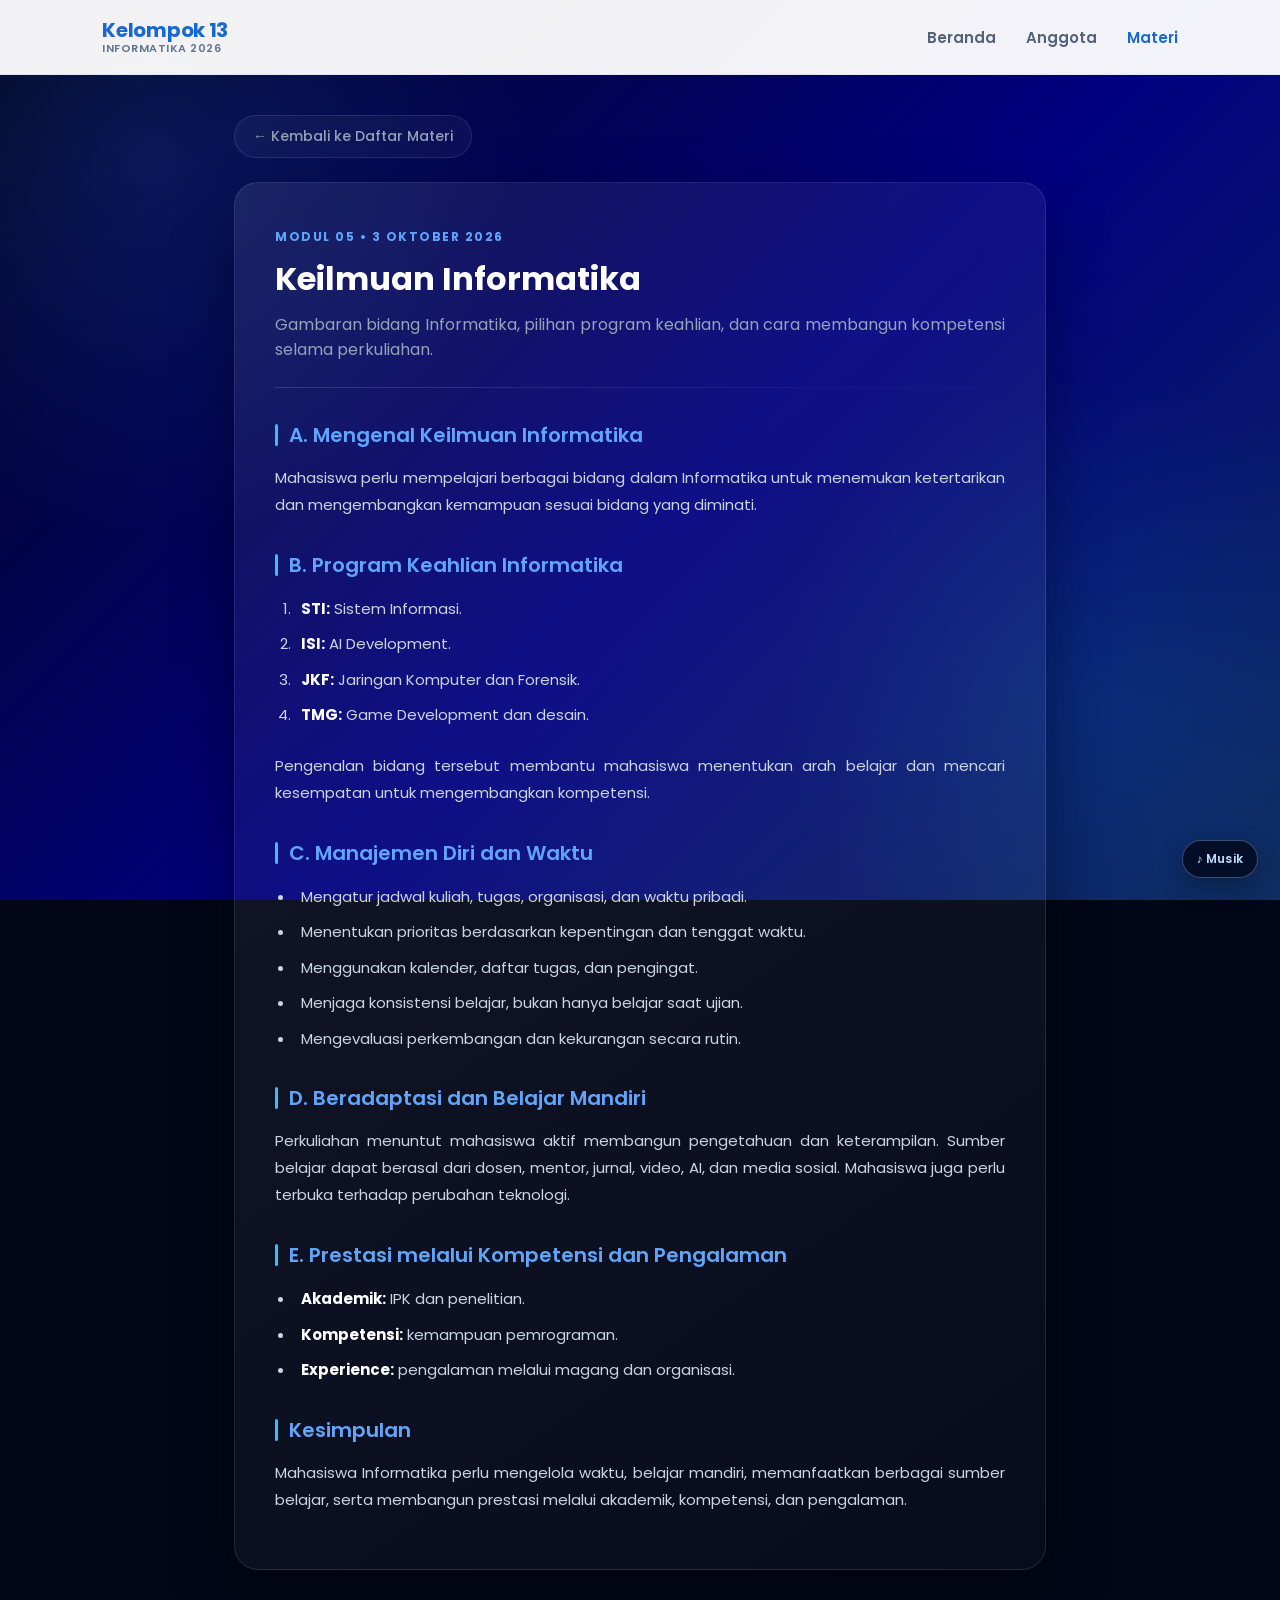
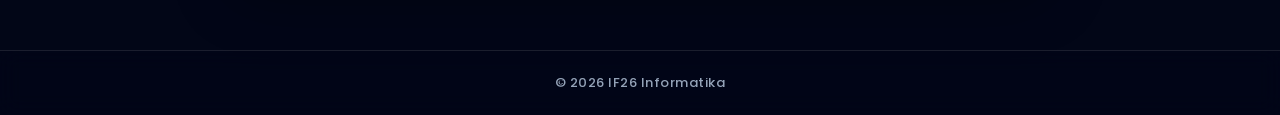
<file: materi5.html>
<!DOCTYPE html>
<html lang="id">

<head>
    <meta charset="UTF-8">
    <meta name="viewport" content="width=device-width, initial-scale=1.0">
    <title>IF26 - Keilmuan Informatika</title>
    <link rel="preconnect" href="https://fonts.googleapis.com">
    <link rel="preconnect" href="https://fonts.gstatic.com" crossorigin>
    <link href="https://fonts.googleapis.com/css2?family=Poppins:wght@300;400;500;600;700&display=swap" rel="stylesheet">
    <link rel="stylesheet" href="style.css">
</head>

<body>
    <nav>
        <div class="logo">
            <span class="brand-title">Kelompok 13</span>
            <span class="brand-sub">Informatika 2026</span>
        </div>
        <div class="menu">
            <a href="index.html">Beranda</a>
            <a href="anggota.html">Anggota</a>
            <a href="materi.html" class="active">Materi</a>
        </div>
    </nav>

    <main class="materi-detail">
        <a href="materi.html" class="btn-kembali">← Kembali ke Daftar Materi</a>
        <article class="materi-box">
            <span class="materi-label">MODUL 05 • 3 OKTOBER 2026</span>
            <h1>Keilmuan Informatika</h1>
            <p class="deskripsi">Gambaran bidang Informatika, pilihan program keahlian, dan cara membangun kompetensi selama perkuliahan.</p>
            <div class="divider"></div>

            <h2>A. Mengenal Keilmuan Informatika</h2>
            <p>Mahasiswa perlu mempelajari berbagai bidang dalam Informatika untuk menemukan ketertarikan dan mengembangkan kemampuan sesuai bidang yang diminati.</p>

            <h2>B. Program Keahlian Informatika</h2>
            <ol class="materi-list numbered">
                <li><strong>STI:</strong> Sistem Informasi.</li>
                <li><strong>ISI:</strong> AI Development.</li>
                <li><strong>JKF:</strong> Jaringan Komputer dan Forensik.</li>
                <li><strong>TMG:</strong> Game Development dan desain.</li>
            </ol>
            <p>Pengenalan bidang tersebut membantu mahasiswa menentukan arah belajar dan mencari kesempatan untuk mengembangkan kompetensi.</p>

            <h2>C. Manajemen Diri dan Waktu</h2>
            <ul class="materi-list">
                <li>Mengatur jadwal kuliah, tugas, organisasi, dan waktu pribadi.</li>
                <li>Menentukan prioritas berdasarkan kepentingan dan tenggat waktu.</li>
                <li>Menggunakan kalender, daftar tugas, dan pengingat.</li>
                <li>Menjaga konsistensi belajar, bukan hanya belajar saat ujian.</li>
                <li>Mengevaluasi perkembangan dan kekurangan secara rutin.</li>
            </ul>

            <h2>D. Beradaptasi dan Belajar Mandiri</h2>
            <p>Perkuliahan menuntut mahasiswa aktif membangun pengetahuan dan keterampilan. Sumber belajar dapat berasal dari dosen, mentor, jurnal, video, AI, dan media sosial. Mahasiswa juga perlu terbuka terhadap perubahan teknologi.</p>

            <h2>E. Prestasi melalui Kompetensi dan Pengalaman</h2>
            <ul class="materi-list">
                <li><strong>Akademik:</strong> IPK dan penelitian.</li>
                <li><strong>Kompetensi:</strong> kemampuan pemrograman.</li>
                <li><strong>Experience:</strong> pengalaman melalui magang dan organisasi.</li>
            </ul>

            <h2>Kesimpulan</h2>
            <p>Mahasiswa Informatika perlu mengelola waktu, belajar mandiri, memanfaatkan berbagai sumber belajar, serta membangun prestasi melalui akademik, kompetensi, dan pengalaman.</p>
        </article>
    </main>

    <footer>
        <p>© 2026 IF26 Informatika</p>
    </footer>
    <script src="script.js"></script>
</body>

</html>
</file>
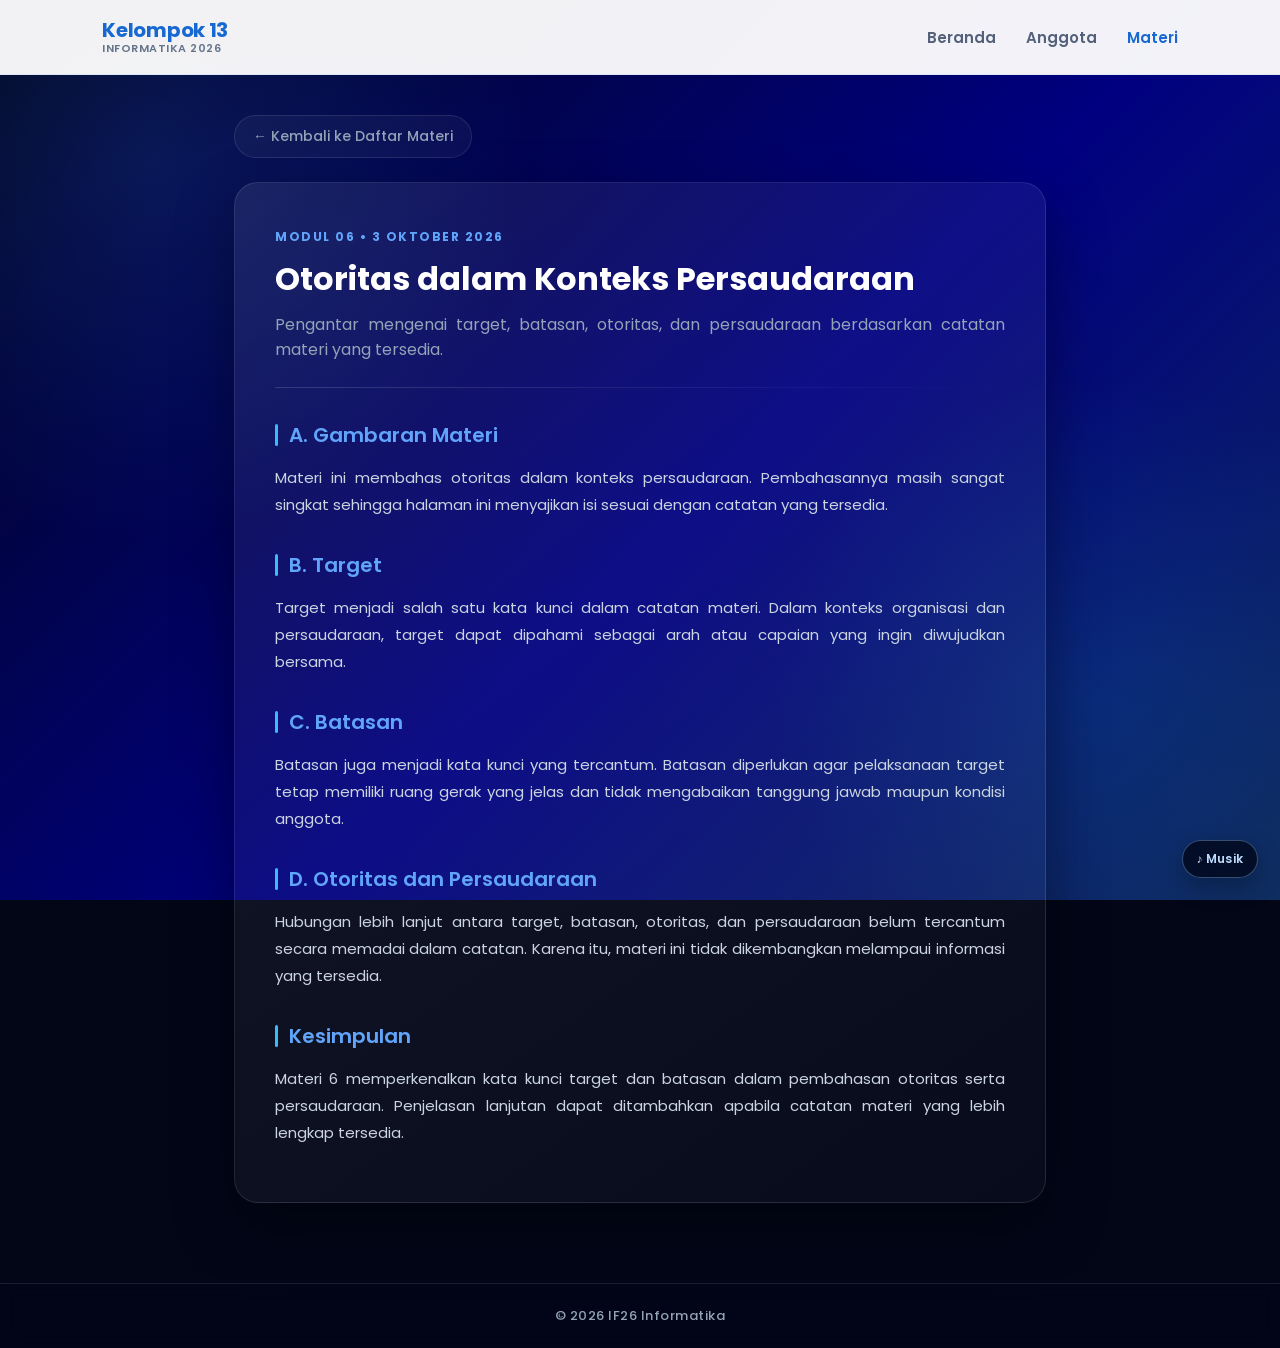
<file: materi6.html>
<!DOCTYPE html>
<html lang="id">

<head>
    <meta charset="UTF-8">
    <meta name="viewport" content="width=device-width, initial-scale=1.0">
    <title>IF26 - Otoritas dan Persaudaraan</title>
    <link rel="preconnect" href="https://fonts.googleapis.com">
    <link rel="preconnect" href="https://fonts.gstatic.com" crossorigin>
    <link href="https://fonts.googleapis.com/css2?family=Poppins:wght@300;400;500;600;700&display=swap" rel="stylesheet">
    <link rel="stylesheet" href="style.css">
</head>

<body>
    <nav>
        <div class="logo">
            <span class="brand-title">Kelompok 13</span>
            <span class="brand-sub">Informatika 2026</span>
        </div>
        <div class="menu">
            <a href="index.html">Beranda</a>
            <a href="anggota.html">Anggota</a>
            <a href="materi.html" class="active">Materi</a>
        </div>
    </nav>

    <main class="materi-detail">
        <a href="materi.html" class="btn-kembali">← Kembali ke Daftar Materi</a>
        <article class="materi-box">
            <span class="materi-label">MODUL 06 • 3 OKTOBER 2026</span>
            <h1>Otoritas dalam Konteks Persaudaraan</h1>
            <p class="deskripsi">Pengantar mengenai target, batasan, otoritas, dan persaudaraan berdasarkan catatan materi yang tersedia.</p>
            <div class="divider"></div>

            <h2>A. Gambaran Materi</h2>
            <p>Materi ini membahas otoritas dalam konteks persaudaraan. Pembahasannya masih sangat singkat sehingga halaman ini menyajikan isi sesuai dengan catatan yang tersedia.</p>

            <h2>B. Target</h2>
            <p>Target menjadi salah satu kata kunci dalam catatan materi. Dalam konteks organisasi dan persaudaraan, target dapat dipahami sebagai arah atau capaian yang ingin diwujudkan bersama.</p>

            <h2>C. Batasan</h2>
            <p>Batasan juga menjadi kata kunci yang tercantum. Batasan diperlukan agar pelaksanaan target tetap memiliki ruang gerak yang jelas dan tidak mengabaikan tanggung jawab maupun kondisi anggota.</p>

            <h2>D. Otoritas dan Persaudaraan</h2>
            <p>Hubungan lebih lanjut antara target, batasan, otoritas, dan persaudaraan belum tercantum secara memadai dalam catatan. Karena itu, materi ini tidak dikembangkan melampaui informasi yang tersedia.</p>

            <h2>Kesimpulan</h2>
            <p>Materi 6 memperkenalkan kata kunci target dan batasan dalam pembahasan otoritas serta persaudaraan. Penjelasan lanjutan dapat ditambahkan apabila catatan materi yang lebih lengkap tersedia.</p>
        </article>
    </main>

    <footer>
        <p>© 2026 IF26 Informatika</p>
    </footer>
    <script src="script.js"></script>
</body>

</html>
</file>
<file: style.css>
/* =========================
   RESET & BASIC
========================= */

* {
    margin: 0;
    padding: 0;
    box-sizing: border-box;
    font-family: 'Poppins', sans-serif;
    /* Mengubah font global ke Poppins */
}

html {
    background-color: #020617;
    scroll-behavior: smooth;
    /* Sama dengan warna gelap teratas gradasi */
    scrollbar-width: thin;
    scrollbar-color: rgba(255, 255, 255, 0.25) transparent;
}

body {
    font-family: 'Poppins', sans-serif;
    background: radial-gradient(circle at 12% 18%, rgba(37, 99, 235, 0.2), transparent 28%), radial-gradient(circle at 86% 78%, rgba(14, 165, 233, 0.12), transparent 25%), linear-gradient(135deg, #020617 0%, #000080 55%, #0f2b5c 100%);
    background-attachment: fixed;
    color: #ffffff;
    min-height: 100vh;
    position: relative;
    overflow-x: hidden;
    display: flex;
    flex-direction: column;
    justify-content: space-between;
}


/* =========================
   NAVBAR (SAMA SEPERTI LAMA)
========================= */

nav {
    width: 100%;
    height: 75px;
    display: flex;
    align-items: center;
    justify-content: space-between;
    padding: 0 8%;
    background: rgba(255, 255, 255, 0.95);
    border-bottom: 1px solid #dce8f8;
    position: relative;
    z-index: 10;
    animation: nav-drop 0.65s ease both;
}


/* =========================
   STYLE LOGO NAVBAR DUA BARIS
========================= */

.logo {
    display: flex;
    flex-direction: column;
    /* Menyusun teks ke bawah */
    justify-content: center;
    line-height: 1.2;
}

.brand-title {
    font-size: 20px;
    font-weight: 700;
    color: #1769d1;
    /* Warna biru utama navbar */
    letter-spacing: -0.3px;
}

.brand-sub {
    font-size: 11px;
    font-weight: 600;
    color: #64748b;
    /* Warna abu-abu halus untuk sub-teks */
    letter-spacing: 0.5px;
    text-transform: uppercase;
}

.menu {
    display: flex;
    gap: 30px;
}

.menu a {
    text-decoration: none;
    color: #53627a;
    font-size: 15px;
    font-weight: 600;
    transition: 0.3s;
}

.menu a:hover,
.menu a.active {
    color: #1769d1;
}


/* =========================
   HERO BERANDA (LAYOUT 2 KOLOM)
========================= */

.hero {
    min-height: calc(100vh - 135px);
    display: grid;
    grid-template-columns: 1fr 1fr;
    /* Teks Kiri, Foto Kanan */
    gap: 40px;
    align-items: center;
    padding: 40px 8%;
    max-width: 1300px;
    margin: 0 auto;
    width: 100%;
}

.hero-content {
    max-width: 550px;
}

.hero-content,
.hero-image {
    position: relative;
    z-index: 1;
}

.small-title {
    color: #60a5fa;
    font-size: 13px;
    font-weight: 700;
    letter-spacing: 2.5px;
    text-transform: uppercase;
    margin-bottom: 12px;
}

.hero h1 {
    font-size: 42px;
    /* Diatur ke 42px agar teks muat dalam 2 baris rapi */
    font-weight: 700;
    line-height: 1.25;
    /* Jarak antar baris lebih bernapas */
    color: #ffffff;
    margin-bottom: 18px;
}

.hero h1 span {
    color: #60a5fa;
    display: inline-block;
}

.hero-content>p:not(.small-title) {
    color: #cbd5e1;
    font-size: 15px;
    line-height: 1.7;
    max-width: 480px;
    margin-bottom: 30px;
    text-align: justify;
    /* Membuat teks rata kanan-kiri */
}


/* =========================
   ANIMASI TOMBOL MENAWAN
========================= */

.button {
    display: inline-block;
    padding: 14px 30px;
    background: linear-gradient(135deg, #1769d1, #0e4fa8);
    color: #ffffff;
    text-decoration: none;
    border-radius: 12px;
    font-weight: bold;
    font-size: 15px;
    letter-spacing: 0.5px;
    /* Efek Transisi Halus */
    transition: all 0.25s cubic-bezier(0.4, 0, 0.2, 1);
    box-shadow: 0 4px 15px rgba(23, 105, 209, 0.35);
    border: 1px solid rgba(255, 255, 255, 0.15);
    cursor: pointer;
}


/* Efek saat Kursor Ditempelkan (Hover) */

.button:hover {
    background: linear-gradient(135deg, #1d78f5, #135ac0);
    transform: translateY(-4px) scale(1.02);
    box-shadow: 0 10px 25px rgba(23, 105, 209, 0.55);
}


/* Efek saat Tombol Ditekan/Diklik (Active) */

.button:active {
    transform: translateY(1px) scale(0.97);
    box-shadow: 0 2px 8px rgba(23, 105, 209, 0.4);
}


/* =========================
   FOTO HERO MODERN & ESTETIK
========================= */

.hero-image {
    display: flex;
    justify-content: center;
    align-items: center;
    position: relative;
}


/* Efek Pendaran Cahaya (Aura Glow) di Belakang Foto */

.hero-image::before {
    content: '';
    position: absolute;
    width: 85%;
    height: 85%;
    background: radial-gradient(circle, rgba(96, 165, 250, 0.3) 0%, rgba(23, 105, 209, 0) 70%);
    filter: blur(45px);
    z-index: 0;
    pointer-events: none;
}

.card-gambar {
    position: relative;
    z-index: 1;
    width: 100%;
    max-width: 550px;
    padding: 8px;
    background: rgba(255, 255, 255, 0.05);
    /* Bingkai kaca gelap transparan */
    backdrop-filter: blur(12px);
    border-radius: 24px;
    border: 1px solid rgba(255, 255, 255, 0.15);
    box-shadow: 0 20px 50px rgba(0, 0, 0, 0.5);
    transition: all 0.4s cubic-bezier(0.175, 0.885, 0.32, 1.275);
    overflow: hidden;
}


/* Badge Label Melayang di Atas Foto */

.badge-foto {
    position: absolute;
    top: 20px;
    left: 20px;
    background: rgba(2, 6, 23, 0.8);
    backdrop-filter: blur(8px);
    color: #60a5fa;
    padding: 6px 14px;
    border-radius: 20px;
    font-size: 12px;
    font-weight: 600;
    border: 1px solid rgba(96, 165, 250, 0.3);
    box-shadow: 0 4px 12px rgba(0, 0, 0, 0.4);
    z-index: 2;
}

.card-gambar img {
    width: 100%;
    height: auto;
    border-radius: 18px;
    display: block;
    object-fit: cover;
    transition: transform 0.5s ease;
}


/* Efek Hover Interaktif */

.card-gambar:hover {
    transform: translateY(-8px) scale(1.01);
    border-color: rgba(96, 165, 250, 0.4);
    box-shadow: 0 25px 60px rgba(0, 0, 0, 0.6), 0 0 30px rgba(96, 165, 250, 0.25);
}

.card-gambar:hover img {
    transform: scale(1.03);
}

.card-gambar::after {
    content: '';
    position: absolute;
    inset: 8px;
    border: 1px solid rgba(147, 197, 253, 0.16);
    border-radius: 18px;
    pointer-events: none;
}


/* =========================
   FOOTER MODERN & ELEGAN
========================= */

footer {
    height: 65px;
    display: flex;
    align-items: center;
    justify-content: center;
    /* Background Kaca Transparan (Glassmorphism) */
    background: rgba(2, 6, 23, 0.65);
    backdrop-filter: blur(10px);
    /* Garis Pembatas Halus di Atas Footer */
    border-top: 1px solid rgba(255, 255, 255, 0.1);
    /* Gaya Teks */
    color: #94a3b8;
    font-size: 13px;
    font-weight: 500;
    letter-spacing: 0.5px;
    margin-top: auto;
}

footer p {
    transition: color 0.3s ease;
}


/* Efek Cahaya Biru Saat Kursor Diarahkan ke Teks Footer */

footer p:hover {
    color: #60a5fa;
}

.music-toggle {
    position: fixed;
    right: 22px;
    bottom: 22px;
    z-index: 20;
    padding: 9px 14px;
    border: 1px solid rgba(147, 197, 253, 0.35);
    border-radius: 999px;
    background: rgba(2, 6, 23, 0.78);
    backdrop-filter: blur(12px);
    color: #bfdbfe;
    font: 600 12px 'Poppins', sans-serif;
    letter-spacing: 0.2px;
    cursor: pointer;
    box-shadow: 0 8px 24px rgba(0, 0, 0, 0.28);
    transition: transform 0.25s ease, background 0.25s ease, border-color 0.25s ease, color 0.25s ease;
}

.music-toggle:hover {
    transform: translateY(-3px);
    border-color: rgba(147, 197, 253, 0.75);
    background: rgba(23, 105, 209, 0.75);
    color: #ffffff;
}

.music-toggle.is-playing {
    border-color: rgba(96, 165, 250, 0.7);
    color: #ffffff;
}


/* =========================
   SCROLLBAR KHUSUS AREA TENGAH
========================= */


/* Lebar Scrollbar */

::-webkit-scrollbar {
    width: 6px;
    /* Ukuran super tipis & ramping */
}

::-webkit-scrollbar-track {
    background: transparent;
    /* Transparan murni tanpa celah putih */
}

::-webkit-scrollbar-thumb {
    background: rgba(255, 255, 255, 0.25);
    /* Kapsul putih halus transparan */
    border-radius: 10px;
}

::-webkit-scrollbar-thumb:hover {
    background: #60a5fa;
    /* Berubah menjadi biru terang saat kursor menempel */
}


/* =========================
   STYLE HALAMAN ANGGOTA
========================= */

.page {
    max-width: 1280px;
    margin: 0 auto;
    padding: 58px 6% 88px;
    width: 100%;
}

.page-header {
    text-align: center;
    margin-bottom: 42px;
    animation: page-reveal 0.7s ease both;
}

.page-header h1 {
    font-size: 38px;
    font-weight: 700;
    color: #ffffff;
    margin: 8px 0;
}

.page-header .subtitle {
    color: #94a3b8;
    font-size: 15px;
}

.member-section {
    margin-top: 48px;
    animation: section-reveal 0.75s ease both;
}

.section-heading {
    margin-bottom: 26px;
    text-align: center;
}

.section-heading .small-title {
    margin-bottom: 8px;
}

.section-heading h2 {
    color: #ffffff;
    font-size: 28px;
    font-weight: 700;
    margin-bottom: 6px;
    letter-spacing: 0.2px;
}

.section-heading .subtitle {
    color: #94a3b8;
    font-size: 14px;
}

.kakak-asuh-container {
    display: grid;
    grid-template-columns: repeat(2, minmax(0, 330px));
    gap: 28px;
    justify-content: center;
}

.kakak-asuh-container .card-image {
    height: 280px;
}

.kakak-asuh-container .member-card {
    animation: card-fade 0.7s 0.15s ease both;
}

.kakak-asuh-container .member-card:nth-child(2) {
    animation-delay: 0.25s;
}

.anggota-section {
    margin-top: 78px;
    animation-delay: 0.15s;
}


/* Container Grid Kartu Anggota */

.member-container {
    display: grid;
    grid-template-columns: repeat(auto-fill, minmax(250px, 1fr));
    gap: 30px;
    justify-content: center;
}


/* Desain Kartu Kaca (Glassmorphism) */

.member-card {
    background: rgba(255, 255, 255, 0.04);
    backdrop-filter: blur(12px);
    border: 1px solid rgba(255, 255, 255, 0.1);
    border-radius: 20px;
    padding: 16px;
    min-width: 0;
    display: flex;
    flex-direction: column;
    align-items: center;
    text-align: center;
    box-shadow: 0 12px 28px rgba(0, 0, 0, 0.16);
    transition: transform 0.35s ease, border-color 0.35s ease, box-shadow 0.35s ease, background 0.35s ease;
    animation: card-fade 0.7s 0.3s ease both;
}


/* Efek Hover Kartu */

.member-card:hover {
    position: relative;
    z-index: 2;
    border-color: rgba(96, 165, 250, 0.4);
    background: rgba(255, 255, 255, 0.07);
    box-shadow: 0 18px 38px rgba(0, 0, 0, 0.35), 0 0 24px rgba(23, 105, 209, 0.2);
}

.member-card:active {
    transform: none;
}


/* Kartu Khusus Ketua */

.member-card.leader {
    border-color: rgba(96, 165, 250, 0.3);
    background: linear-gradient(180deg, rgba(23, 105, 209, 0.15) 0%, rgba(255, 255, 255, 0.04) 100%);
}


/* Bingkai Foto Anggota */

.card-image {
    position: relative;
    width: 100%;
    height: 260px;
    border-radius: 14px;
    overflow: hidden;
    margin-bottom: 18px;
}

.card-image img {
    width: 100%;
    height: 100%;
    object-fit: cover;
    /* Foto pas otomatis tanpa gepeng */
    transition: transform 0.4s ease;
}

.card-image::after {
    content: '';
    position: absolute;
    inset: 0;
    background: linear-gradient(180deg, rgba(2, 6, 23, 0.02), rgba(2, 6, 23, 0.2));
    pointer-events: none;
}

.member-card:hover .card-image img {
    transform: scale(1.05);
    /* Zoom halus pada foto saat di-hover */
}


/* Badge Nomor Urut (#01, #02) */

.member-number {
    position: absolute;
    top: 12px;
    right: 12px;
    background: rgba(2, 6, 23, 0.75);
    backdrop-filter: blur(6px);
    color: #ffffff;
    font-size: 12px;
    font-weight: 700;
    padding: 4px 10px;
    border-radius: 12px;
    border: 1px solid rgba(255, 255, 255, 0.15);
}


/* Info Detail Anggota */

.card-info {
    width: 100%;
}

.role-badge {
    display: inline-block;
    background: #1769d1;
    color: #ffffff;
    font-size: 11px;
    font-weight: 600;
    padding: 4px 12px;
    border-radius: 20px;
    margin-bottom: 10px;
    letter-spacing: 0.5px;
}

.card-info h2 {
    font-size: 17px;
    font-weight: 600;
    color: #ffffff;
    margin-bottom: 6px;
    line-height: 1.3;
}

.member-container .member-card:nth-child(2) {
    animation-delay: 0.38s;
}

.member-container .member-card:nth-child(3) {
    animation-delay: 0.46s;
}

.member-container .member-card:nth-child(4) {
    animation-delay: 0.54s;
}

.member-container .member-card:nth-child(5) {
    animation-delay: 0.62s;
}

@keyframes nav-drop {
    from {
        opacity: 0;
        transform: translateY(-12px);
    }
    to {
        opacity: 1;
        transform: translateY(0);
    }
}

@keyframes page-reveal {
    from {
        opacity: 0;
        transform: translateY(16px);
    }
    to {
        opacity: 1;
        transform: translateY(0);
    }
}

@keyframes section-reveal {
    from {
        opacity: 0;
        transform: translateY(22px);
    }
    to {
        opacity: 1;
        transform: translateY(0);
    }
}

@keyframes card-reveal {
    from {
        opacity: 0;
        transform: translateY(18px) scale(0.98);
    }
    to {
        opacity: 1;
        transform: translateY(0) scale(1);
    }
}

@keyframes article-rise {
    from {
        opacity: 0;
        transform: translateY(24px);
    }
    to {
        opacity: 1;
        transform: translateY(0);
    }
}

.js .reveal-on-scroll {
    opacity: 0;
    transform: translateY(28px);
    transition: opacity 0.8s ease, transform 0.8s cubic-bezier(0.22, 1, 0.36, 1);
    transition-delay: var(--reveal-delay, 0ms);
}

.js .reveal-on-scroll.is-visible {
    opacity: 1;
    transform: translateY(0);
}

@media (prefers-reduced-motion: reduce) {
    *,
    *::before,
    *::after {
        animation-duration: 0.01ms !important;
        animation-iteration-count: 1 !important;
        scroll-behavior: auto !important;
        transition-duration: 0.01ms !important;
    }
}

.card-info .npm {
    font-size: 13px;
    color: #94a3b8;
    font-weight: 500;
}


/* =========================
   STYLE HALAMAN MATERI
========================= */

.materi-container {
    display: grid;
    grid-template-columns: repeat(auto-fill, minmax(320px, 1fr));
    gap: 30px;
    justify-content: center;
}


/* Card Kaca Glassmorphism */

.materi-card {
    min-height: 320px;
    background: linear-gradient(145deg, rgba(255, 255, 255, 0.09), rgba(255, 255, 255, 0.025));
    backdrop-filter: blur(12px);
    border: 1px solid rgba(255, 255, 255, 0.1);
    border-radius: 20px;
    padding: 28px;
    display: flex;
    flex-direction: column;
    justify-content: space-between;
    transition: transform 0.35s ease, border-color 0.35s ease, box-shadow 0.35s ease, background 0.35s ease;
    position: relative;
    overflow: hidden;
    box-shadow: 0 16px 34px rgba(0, 0, 0, 0.18);
}

.materi-card::before {
    content: '';
    position: absolute;
    width: 180px;
    height: 180px;
    top: -100px;
    right: -70px;
    border-radius: 50%;
    background: rgba(96, 165, 250, 0.18);
    filter: blur(8px);
    transition: transform 0.5s ease, opacity 0.5s ease;
    pointer-events: none;
}


/* Efek Hover Card Materi */

.materi-card:hover {
    transform: translateY(-8px);
    border-color: rgba(96, 165, 250, 0.4);
    box-shadow: 0 20px 42px rgba(0, 0, 0, 0.38), 0 0 25px rgba(23, 105, 209, 0.2);
}

.js .materi-card.reveal-on-scroll.is-visible:hover {
    transform: translateY(-8px);
}

.materi-card:hover::before {
    transform: scale(1.45);
    opacity: 0.8;
}

.materi-header {
    display: flex;
    justify-content: space-between;
    align-items: center;
    margin-bottom: 20px;
}


/* Angka Modul (01, 02, 03) */

.materi-number {
    font-size: 28px;
    font-weight: 800;
    color: #60a5fa;
    opacity: 0.9;
    letter-spacing: -1px;
}

.materi-tag {
    font-size: 11px;
    font-weight: 600;
    color: #94a3b8;
    background: rgba(255, 255, 255, 0.06);
    padding: 4px 12px;
    border-radius: 20px;
    border: 1px solid rgba(255, 255, 255, 0.08);
    text-transform: uppercase;
    letter-spacing: 0.5px;
}

.materi-card h2 {
    font-size: 20px;
    font-weight: 600;
    color: #ffffff;
    margin-bottom: 12px;
    line-height: 1.4;
}

.materi-card p {
    font-size: 14px;
    color: #cbd5e1;
    line-height: 1.6;
    margin-bottom: 28px;
    text-align: justify;
}


/* Tombol Akses Materi */

.btn-materi {
    display: inline-flex;
    align-items: center;
    justify-content: center;
    gap: 8px;
    background: linear-gradient(135deg, #1769d1 0%, #1e40af 100%);
    color: #ffffff;
    text-decoration: none;
    font-size: 14px;
    font-weight: 600;
    padding: 12px 20px;
    border-radius: 12px;
    transition: all 0.3s ease;
    border: 1px solid rgba(255, 255, 255, 0.1);
    box-shadow: 0 4px 15px rgba(23, 105, 209, 0.3);
}

.btn-materi span {
    transition: transform 0.3s ease;
}

.btn-materi:hover {
    background: linear-gradient(135deg, #2563eb 0%, #1d4ed8 100%);
    box-shadow: 0 6px 20px rgba(37, 99, 235, 0.5);
    color: #ffffff;
}

.btn-materi:hover span {
    transform: translateX(4px);
}


/* =========================
   STYLE DETAIL HALAMAN MATERI
========================= */

.materi-detail {
    max-width: 860px;
    margin: 0 auto;
    padding: 40px 24px 80px 24px;
    width: 100%;
    animation: page-reveal 0.75s ease both;
}


/* Tombol Kembali Sleek & Glassmorphic */

.btn-kembali {
    display: inline-flex;
    align-items: center;
    gap: 8px;
    color: #94a3b8;
    text-decoration: none;
    font-size: 14px;
    font-weight: 500;
    padding: 10px 18px;
    background: rgba(255, 255, 255, 0.04);
    border: 1px solid rgba(255, 255, 255, 0.1);
    border-radius: 30px;
    margin-bottom: 24px;
    backdrop-filter: blur(8px);
    transition: all 0.3s ease;
}

.btn-kembali:hover {
    color: #ffffff;
    background: rgba(96, 165, 250, 0.15);
    border-color: rgba(96, 165, 250, 0.4);
    transform: translateX(-4px);
}


/* Kartu Wadah Artikel */

.materi-box {
    background: linear-gradient(145deg, rgba(255, 255, 255, 0.08), rgba(255, 255, 255, 0.025));
    backdrop-filter: blur(16px);
    border: 1px solid rgba(255, 255, 255, 0.1);
    border-radius: 24px;
    padding: 40px;
    box-shadow: 0 24px 60px rgba(0, 0, 0, 0.38);
    animation: article-rise 0.85s 0.12s ease both;
}

.materi-label {
    display: inline-block;
    color: #60a5fa;
    font-size: 12px;
    font-weight: 700;
    letter-spacing: 1.5px;
    text-transform: uppercase;
    margin-bottom: 12px;
}

.materi-box h1 {
    font-size: 32px;
    font-weight: 700;
    color: #ffffff;
    line-height: 1.3;
    margin-bottom: 12px;
}

.materi-box .deskripsi {
    color: #94a3b8;
    font-size: 16px;
    line-height: 1.6;
    margin-bottom: 24px;
}

.divider {
    height: 1px;
    background: linear-gradient(90deg, rgba(255, 255, 255, 0.15) 0%, rgba(255, 255, 255, 0) 100%);
    margin: 24px 0 32px 0;
}

.materi-box h2 {
    font-size: 20px;
    font-weight: 600;
    color: #60a5fa;
    margin: 32px 0 14px 0;
    position: relative;
    padding-left: 14px;
}

.materi-box h2::before {
    content: '';
    position: absolute;
    left: 0;
    top: 4px;
    width: 3px;
    height: calc(100% - 8px);
    border-radius: 3px;
    background: #38bdf8;
}

.materi-box p {
    color: #cbd5e1;
    font-size: 15px;
    line-height: 1.8;
    margin-bottom: 16px;
    text-align: justify;
}


/* Style List/Daftar Point */

.materi-list {
    margin: 16px 0 24px 20px;
    color: #cbd5e1;
}

.materi-list li {
    font-size: 15px;
    line-height: 1.7;
    margin-bottom: 10px;
    padding-left: 6px;
}

.materi-list strong {
    color: #ffffff;
}


/* Style Blok Kode C++ IDE Dark Theme */

.code-wrapper {
    margin: 24px 0;
    border-radius: 14px;
    overflow: hidden;
    border: 1px solid rgba(255, 255, 255, 0.12);
    box-shadow: 0 10px 30px rgba(0, 0, 0, 0.5);
}

.code-header {
    background: #0f172a;
    color: #64748b;
    font-size: 12px;
    font-weight: 600;
    padding: 8px 16px;
    border-bottom: 1px solid rgba(255, 255, 255, 0.08);
    text-transform: uppercase;
    letter-spacing: 0.5px;
}

pre {
    background: #020617;
    padding: 20px;
    overflow-x: auto;
    margin: 0;
}

code {
    font-family: 'Consolas', 'Fira Code', Monaco, monospace;
    font-size: 14px;
    color: #38bdf8;
    line-height: 1.6;
}


/* Responsif Mobile */

@media (max-width: 600px) {
    .materi-box {
        padding: 24px 18px;
    }
    .materi-box h1 {
        font-size: 24px;
    }
    .materi-box h2 {
        font-size: 18px;
    }
}


/* Responsive pada Tablet/HP */

@media (max-width: 600px) {
    .materi-container {
        grid-template-columns: 1fr;
    }
}


/* Penyesuaian HP & Tablet */

@media (max-width: 600px) {
    .page-header h1 {
        font-size: 28px;
    }
    .member-container {
        grid-template-columns: repeat(auto-fill, minmax(200px, 1fr));
        gap: 20px;
    }
    .kakak-asuh-container {
        grid-template-columns: 1fr;
    }
    .member-section {
        margin-top: 42px;
    }
    .anggota-section {
        margin-top: 54px;
    }
    .section-heading h2 {
        font-size: 24px;
    }
    .card-image {
        height: 220px;
    }
}


/* =========================
   RESPONSIVE HP & TABLET
========================= */

@media (max-width: 900px) {
    .hero {
        grid-template-columns: 1fr;
        /* Tumpuk vertikal saat dibuka di HP */
        text-align: center;
        gap: 30px;
        padding: 40px 6%;
    }
    .hero-content {
        max-width: 100%;
    }
    .hero h1 {
        font-size: 40px;
    }
    .card-gambar {
        max-width: 100%;
    }
}

@media (max-width: 600px) {
    nav {
        padding: 0 5%;
    }
    .menu {
        gap: 15px;
    }
    .menu a {
        font-size: 13px;
    }
    .hero h1 {
        font-size: 34px;
    }
}

@keyframes card-fade {
    from {
        opacity: 0;
    }
    to {
        opacity: 1;
    }
}
</file>
